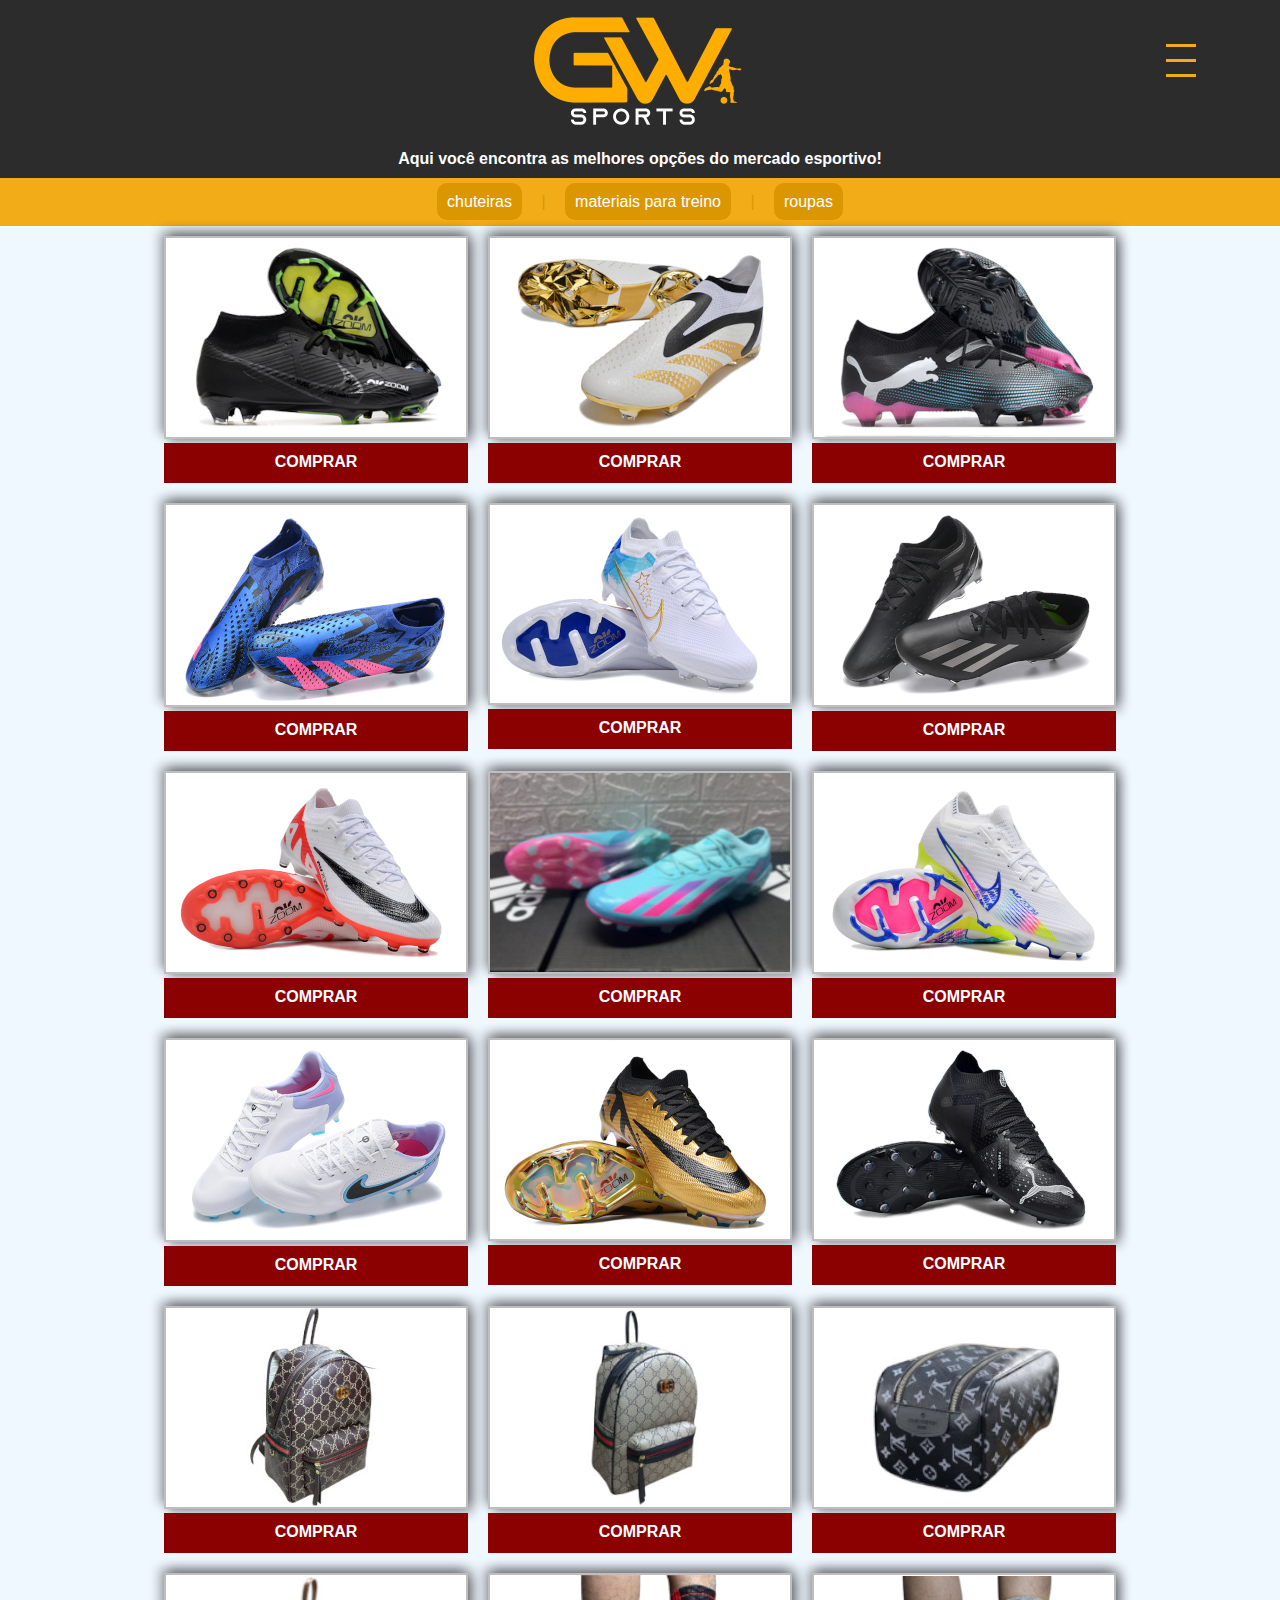
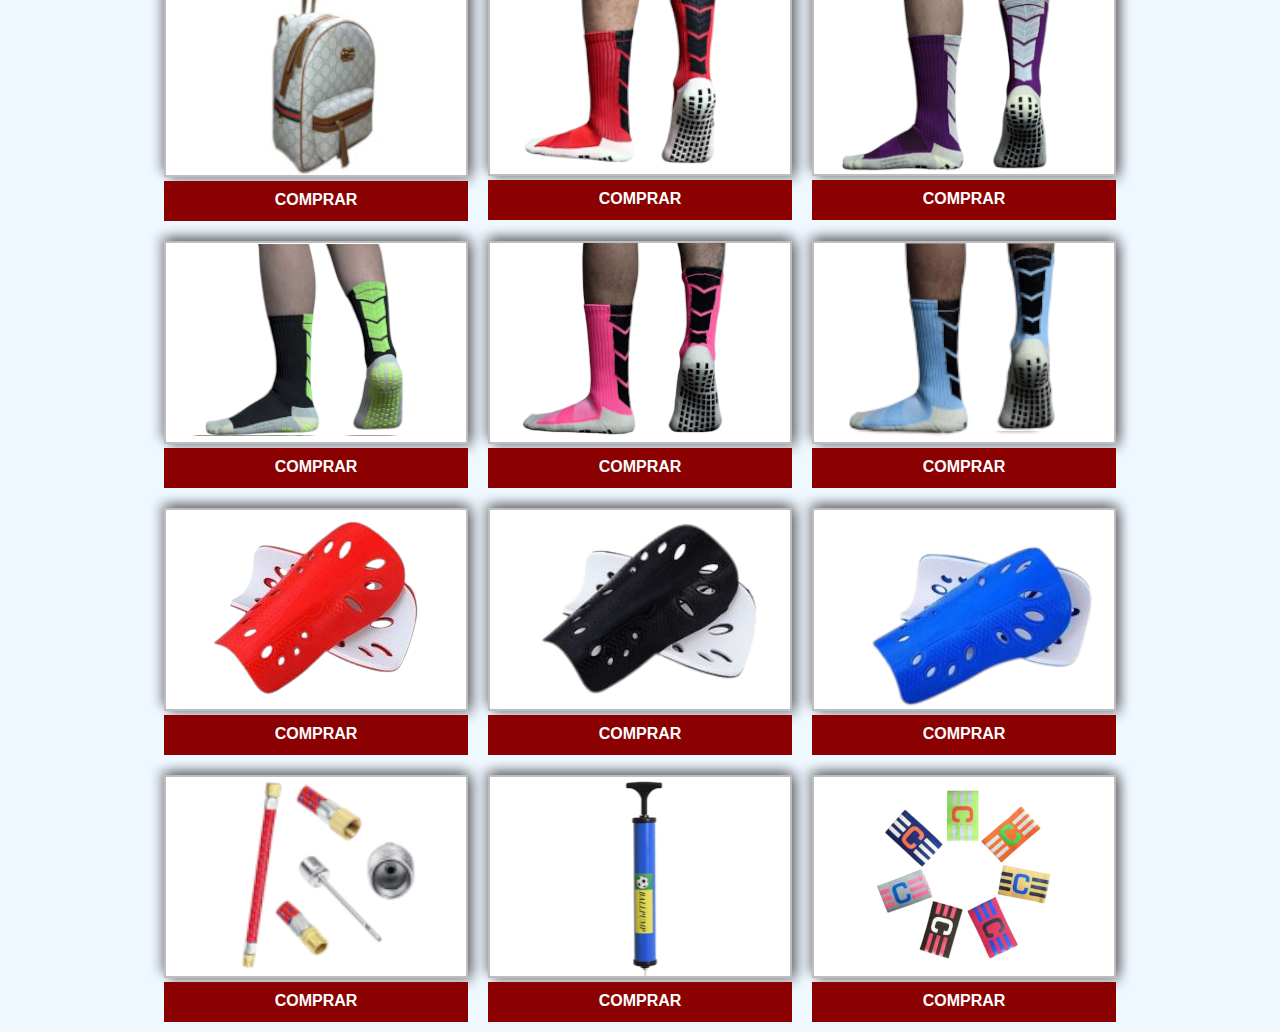
<file: index.html>
<!DOCTYPE html>
<html lang="pt-br">
<head>
    <meta charset="UTF-8">
    <meta name="viewport" content="width=device-width, initial-scale=1.0">
    <title>Gw sports</title>
    <link rel="stylesheet" href="style.css">
    <link rel="stylesheet" href="menu.css">
    <link rel="shortcut icon" href="imagens/SPORTS .png" type="image/x-icon">
</head>
<body>

    <header>
        <div id="gw">
            <img src="imagens/SPORTS .png" alt="logo gw">
        </div>
        <div>
            <p>Aqui você encontra as melhores opções do mercado esportivo!</p>
        </div>
    </header>

    <nav>
        <div class="menu-toggle">
            <div class="bar"></div>
            <div class="bar"></div>
            <div class="bar"></div>
        </div>

        <div class="menu">
            <ul>
                <li><a href="index.html">PAGINA INICIAL</a></li>
                <li><a href="pagina-contato/contato.html">CONTATO</a></li>
                <li><a href="pagina-saude/saude.html">SAÚDE</a></li>
                <li><a href="#">SOBRE</a></li>
            </ul>
        </div>
    </nav>

    <script src="script.js"></script>

    <div id="menu2">
        <a href="chuteiras/chuteiras.html">chuteiras</a>
        <p>|</p>
        <a href="">materiais para treino</a>
        <p>|</p>
        <a href="">roupas</a>
    </div>

    <main>
        <section>   
            <div>
                <figure>
                    <picture>
                        <source media="(max-width:500px)" srcset="imagens/chuteiras/1pp.jpg" type="image/jpeg">
                        <source media="(max-width:630px)" srcset="imagens/chuteiras/1pp.jpg" type="image/jpeg">
                        <source media="(max-width:780px)" srcset="imagens/chuteiras/1p.jpg" type="image/jpeg">
                        <source media="(max-width:1077px )" srcset="imagens/chuteiras/1m.jpg" type="image/jpg">
                        <img src="imagens/chuteiras/1g.jpg" alt="">
                    </picture>
                    <figcaption><a href="https://contate.me/gw-sports" target="_blank">COMPRAR</a></figcaption>
                </figure>
            </div> 
            <div>
                <figure>
                    <picture>
                        <source media="(max-width:500px)" srcset="imagens/chuteiras/2pp.jpg" type="image/jpg">
                        <source media="(max-width:630px)" srcset="imagens/chuteiras/2pp.jpg" type="image/jpg">
                        <source media="(max-width:780px)" srcset="imagens/chuteiras/2p.jpg" type="image/jpg">
                        <source media="(max-width:1077px )" srcset="imagens/chuteiras/2m.jpg" type="image/jpg">
                        <img src="imagens/chuteiras/2g.jpg" alt="">
                    </picture>
                    <figcaption><a href="https://contate.me/gw-sports" target="_blank">COMPRAR</a></figcaption>
                </figure>
            </div>
            <div>
                <figure>
                    <picture>
                        <source media="(max-width:500px)" srcset="imagens/chuteiras/3pp.jpg" type="image/jpg">
                        <source media="(max-width:630px)" srcset="imagens/chuteiras/3pp.jpg" type="image/jpg">
                        <source media="(max-width:780px)" srcset="imagens/chuteiras/3p.jpg" type="image/jpg">
                        <source media="(max-width:1077px )" srcset="imagens/chuteiras/3m.jpg" type="image/jpg">
                        <img src="imagens/chuteiras/3g.jpg" alt="">
                    </picture>
                    <figcaption><a href="https://contate.me/gw-sports" target="_blank">COMPRAR</a></figcaption>
                </figure>    
            </div>
        </section>

        <section>   
            <div>
                <figure>
                    <picture>
                        <source media="(max-width:500px)" srcset="imagens/chuteiras/4pp.jpeg" type="image/jpeg">
                        <source media="(max-width:630px)" srcset="imagens/chuteiras/4pp.jpeg" type="image/jpeg">
                        <source media="(max-width:780px)" srcset="imagens/chuteiras/4p.jpeg" type="image/jpeg">
                        <source media="(max-width:1077px )" srcset="imagens/chuteiras/4m.jpeg" type="image/jpeg">
                        <img src="imagens/chuteiras/4g.jpeg" alt="">
                    </picture>
                    <figcaption><a href="https://contate.me/gw-sports" target="_blank">COMPRAR</a></figcaption>
                </figure>
            </div> 
            <div>
                <figure>
                    <picture>
                        <source media="(max-width:500px)" srcset="imagens/chuteiras/5pp.png" type="image/png">
                        <source media="(max-width:630px)" srcset="imagens/chuteiras/5pp.png" type="image/png">
                        <source media="(max-width:780px)" srcset="imagens/chuteiras/5p.png" type="image/png">
                        <source media="(max-width:1077px )" srcset="imagens/chuteiras/5m.png" type="image/png">
                        <img src="imagens/chuteiras/5g.png" alt="">
                    </picture>
                    <figcaption><a href="https://contate.me/gw-sports" target="_blank">COMPRAR</a></figcaption>
                </figure>
            </div>
            <div>
                <figure>                        
                    <picture>
                        <source media="(max-width:500px)" srcset="imagens/chuteiras/6pp.jpeg" type="image/jpeg">
                        <source media="(max-width:630px)" srcset="imagens/chuteiras/6pp.jpeg" type="image/jpeg">
                        <source media="(max-width:780px)" srcset="imagens/chuteiras/6p.jpeg" type="image/jpeg">
                        <source media="(max-width:1077px )" srcset="imagens/chuteiras/6m.jpeg" type="image/jpeg">
                        <img src="imagens/chuteiras/6g.jpeg" alt="">
                    </picture>
                    <figcaption><a href="https://contate.me/gw-sports" target="_blank">COMPRAR</a></figcaption>
                </figure>    
            </div>
        </section>

        <section>   
            <div>
                <figure>
                    <picture>
                        <source media="(max-width:500px)" srcset="imagens/chuteiras/7pp.jpeg" type="image/jpeg">
                        <source media="(max-width:630px)" srcset="imagens/chuteiras/7pp.jpeg" type="image/jpeg">
                        <source media="(max-width:780px)" srcset="imagens/chuteiras/7p.jpeg" type="image/jpeg">
                        <source media="(max-width:1077px )" srcset="imagens/chuteiras/7m.jpeg" type="image/jpg">
                        <img src="imagens/chuteiras/7g.jpeg" alt="">
                    </picture>
                    <figcaption><a href="https://contate.me/gw-sports" target="_blank">COMPRAR</a></figcaption>
                </figure>
            </div> 
            <div>
                <figure>
                    <picture>
                        <source media="(max-width:500px)" srcset="imagens/chuteiras/8pp.jpg" type="image/jpg">
                        <source media="(max-width:630px)" srcset="imagens/chuteiras/8pp.jpg" type="image/jpg">
                        <source media="(max-width:780px)" srcset="imagens/chuteiras/8p.jpg" type="image/jpg">
                        <source media="(max-width:1077px )" srcset="imagens/chuteiras/8m.jpg" type="image/jpg">
                        <img src="imagens/chuteiras/8g.jpg" alt="">
                    </picture>
                    <figcaption><a href="https://contate.me/gw-sports" target="_blank">COMPRAR</a></figcaption>
                </figure>
            </div>
            <div>
                <figure>
                    <picture>
                        <source media="(max-width:500px)" srcset="imagens/chuteiras/9pp.jpeg" type="image/jpeg">
                        <source media="(max-width:630px)" srcset="imagens/chuteiras/9pp.jpeg" type="image/jpeg">
                        <source media="(max-width:780px)" srcset="imagens/chuteiras/9p.jpeg" type="image/jpeg">
                        <source media="(max-width:1077px )" srcset="imagens/chuteiras/9m.jpeg" type="image/jpg">
                        <img src="imagens/chuteiras/9g.jpeg" alt="">
                    </picture>
                    <figcaption><a href="https://contate.me/gw-sports" target="_blank">COMPRAR</a></figcaption>
                </figure>    
            </div>
        </section>

        <section>   
            <div>
                <figure>
                    <picture>
                        <source media="(max-width:500px)" srcset="imagens/chuteiras/10pp.jpeg" type="image/jpeg">
                        <source media="(max-width:630px)" srcset="imagens/chuteiras/10pp.jpeg" type="image/jpeg">
                        <source media="(max-width:780px)" srcset="imagens/chuteiras/10p.jpeg" type="image/jpeg">
                        <source media="(max-width:1077px )" srcset="imagens/chuteiras/10m.jpeg" type="image/jpeg">
                        <img src="imagens/chuteiras/10g.jpeg" alt="">
                    </picture>
                    <figcaption><a href="https://contate.me/gw-sports" target="_blank">COMPRAR</a></figcaption>
                </figure>
            </div> 
            <div>
                <figure>
                    <picture>
                        <source media="(max-width:500px)" srcset="imagens/chuteiras/11pp.jpeg" type="image/jpeg">
                        <source media="(max-width:630px)" srcset="imagens/chuteiras/11pp.jpeg" type="image/jpeg">
                        <source media="(max-width:780px)" srcset="imagens/chuteiras/11p.jpeg" type="image/jpeg">
                        <source media="(max-width:1077px )" srcset="imagens/chuteiras/11m.jpeg" type="image/jpeg">
                        <img src="imagens/chuteiras/11g.jpeg" alt="">
                    </picture>
                    <figcaption><a href="https://contate.me/gw-sports" target="_blank">COMPRAR</a></figcaption>
                </figure>
            </div>
            <div>
                <figure>
                    <picture>
                        <source media="(max-width:500px)" srcset="imagens/chuteiras/12pp.jpg" type="image/jpg">
                        <source media="(max-width:630px)" srcset="imagens/chuteiras/12pp.jpg" type="image/jpg">
                        <source media="(max-width:780px)" srcset="imagens/chuteiras/12p.jpg" type="image/jpg">
                        <source media="(max-width:1077px )" srcset="imagens/chuteiras/12m.jpg" type="image/jpg">
                        <img src="imagens/chuteiras/12g.jpg" alt="">
                    </picture>
                    <figcaption><a href="https://contate.me/gw-sports" target="_blank">COMPRAR</a></figcaption>
                </figure>    
            </div>
        </section>

        <section>   
            <div>
                <figure>
                    <picture>
                        <source media="(max-width:500px)" srcset="imagens/mochila/mochila-1pp.jpg" type="image/jpg">
                        <source media="(max-width:630px)" srcset="imagens/mochila/mochila-1pp.jpg" type="image/jpg">
                        <source media="(max-width:780px)" srcset="imagens/mochila/mochila-1p.jpg" type="image/jpg">
                        <source media="(max-width:1077px )" srcset="imagens/mochila/mochila-1m.jpg" type="image/jpeg">
                        <img src="imagens/mochila/mochila-1g.jpg" alt="">
                    </picture>
                    <figcaption><a href="https://contate.me/gw-sports" target="_blank">COMPRAR</a></figcaption>
                </figure>
            </div> 
            <div>
                <figure>
                    <picture>
                        <source media="(max-width:630px)" srcset="imagens/mochila/mochila-2pp.jpg" type="image/jpg">
                        <source media="(max-width:780px)" srcset="imagens/mochila/mochila-2p.jpg" type="image/jpg">
                        <source media="(max-width:1077px )" srcset="imagens/mochila/mochila-2m.jpg" type="image/jpeg">
                        <img src="imagens/mochila/mochila-2g.jpg" alt="">
                    </picture>
                    <figcaption><a href="https://contate.me/gw-sports" target="_blank">COMPRAR</a></figcaption>
                </figure>
            </div>
            <div>
                <figure>
                    <picture>
                        <source media="(max-width:630px)" srcset="imagens/mochila/mochila-3pp.jpg" type="image/jpg">
                        <source media="(max-width:780px)" srcset="imagens/mochila/mochila-3p.jpg" type="image/jpg">
                        <source media="(max-width:1077px )" srcset="imagens/mochila/mochila-3m.jpg" type="image/jpeg">
                        <img src="imagens/mochila/mochila-3g.jpg" alt="">
                    </picture>
                    <figcaption><a href="https://contate.me/gw-sports" target="_blank">COMPRAR</a></figcaption>
                </figure>    
            </div>
        </section>

        <section>   
            <div>
                <figure>
                    <picture>
                        <source media="(max-width:630px)" srcset="imagens/mochila/mochila-4pp.jpg" type="image/jpg">
                        <source media="(max-width:780px)" srcset="imagens/mochila/mochila-1p.jpg" type="image/jpg">
                        <source media="(max-width:1077px )" srcset="imagens/mochila/mochila-4m.jpg" type="image/jpeg">
                        <img src="imagens/mochila/mochila-4g.jpg" alt="">
                    </picture>
                    <figcaption><a href="https://contate.me/gw-sports" target="_blank">COMPRAR</a></figcaption>
                </figure>
            </div> 
            <div>
                <figure>
                    <picture>
                        <source media="(max-width:630px)" srcset="imagens/meias/meiavermelha-pp.png" type="image/jpg">
                        <source media="(max-width:780px)" srcset="imagens/meias/meiavermelha-p.png" type="image/jpg">
                        <source media="(max-width:1077px )" srcset="imagens/meias/meiavermelha-m.png" type="image/jpeg">
                        <img src="imagens/meias/meiavermelha-g.png" alt="">
                    </picture>
                    <figcaption><a href="https://contate.me/gw-sports" target="_blank">COMPRAR</a></figcaption>
                </figure>
            </div>
            <div>
                <figure>
                    <picture>
                        <source media="(max-width:630px)" srcset="imagens/meias/meiaroxa-pp.png" type="image/jpg">
                        <source media="(max-width:780px)" srcset="imagens/meias/meiaroxa-p.png" type="image/jpg">
                        <source media="(max-width:1077px )" srcset="imagens/meias/meiaroxa-m.png" type="image/jpeg">
                        <img src="imagens/meias/meiaroxa-g.png" alt="">
                    </picture>
                    <figcaption><a href="https://contate.me/gw-sports" target="_blank">COMPRAR</a></figcaption>
                </figure>    
            </div>
        </section>

        <section>   
            <div>
                <figure>
                    <picture>
                        <source media="(max-width:630px)" srcset="imagens/meias/meiaverde-pp.png" type="image/jpg">
                        <source media="(max-width:780px)" srcset="imagens/meias/meiaverde-p.png" type="image/jpg">
                        <source media="(max-width:1077px )" srcset="imagens/meias/meiaverde-m.png" type="image/jpeg">
                        <img src="imagens/meias/meiaverde-g.png" alt="">
                    </picture>
                    <figcaption><a href="https://contate.me/gw-sports" target="_blank">COMPRAR</a></figcaption>
                </figure>
            </div> 
            <div>
                <figure>
                    <picture>
                        <source media="(max-width:630px)" srcset="imagens/meias/meiarosa-pp.png" type="image/jpg">
                        <source media="(max-width:780px)" srcset="imagens/meias/meiarosa-p.png" type="image/jpg">
                        <source media="(max-width:1077px )" srcset="imagens/meias/meiarosa-m.png" type="image/jpeg">
                        <img src="imagens/meias/meiarosa-g.png" alt="">
                    </picture>
                    <figcaption><a href="https://contate.me/gw-sports" target="_blank">COMPRAR</a></figcaption>
                </figure>
            </div>
            <div>
                <figure>
                    <picture>
                        <source media="(max-width:630px)" srcset="imagens/meias/meiaazul-pp.png" type="image/jpg">
                        <source media="(max-width:780px)" srcset="imagens/meias/meiaazul-p.png" type="image/jpg">
                        <source media="(max-width:1077px )" srcset="imagens/meias/meiaazul-m.png" type="image/jpeg">
                        <img src="imagens/meias/meiaazul-g.png" alt="">
                    </picture>
                    <figcaption><a href="https://contate.me/gw-sports" target="_blank">COMPRAR</a></figcaption>
                </figure>    
            </div>
        </section>

        <section>   
            <div>
                <figure>
                    <picture>
                        <source media="(max-width:630px)" srcset="imagens/itens/caneleiravermelha-pp.png" type="image/jpg">
                        <source media="(max-width:780px)" srcset="imagens/itens/caneleiravermelha-p.png" type="image/jpg">
                        <source media="(max-width:1077px )" srcset="imagens/itens/caneleiravermelha-m.png" type="image/jpeg">
                        <img src="imagens/itens/caneleiravermelha-g.png" alt="">
                    </picture>
                    <figcaption><a href="https://contate.me/gw-sports" target="_blank">COMPRAR</a></figcaption>
                </figure>
            </div> 
            <div>
                <figure>
                    <picture>
                        <source media="(max-width:630px)" srcset="imagens/itens/caneleirapreta-pp.png" type="image/jpg">
                        <source media="(max-width:780px)" srcset="imagens/itens/caneleirapreta-p.png" type="image/jpg">
                        <source media="(max-width:1077px )" srcset="imagens/itens/caneleirapreta-m.png" type="image/jpeg">
                        <img src="imagens/itens/caneleirapreta-g.png" alt="">
                    </picture>
                    <figcaption><a href="https://contate.me/gw-sports" target="_blank">COMPRAR</a></figcaption>
                </figure>
            </div>
            <div>
                <figure>
                    <picture>
                        <source media="(max-width:630px)" srcset="imagens/itens/caneleiraazul-pp.png" type="image/jpg">
                        <source media="(max-width:780px)" srcset="imagens/itens/caneleiraazul-p.png" type="image/jpg">
                        <source media="(max-width:1077px )" srcset="imagens/itens/caneleiraazul-m.png" type="image/jpeg">
                        <img src="imagens/itens/caneleiraazul-g.png" alt="">
                    </picture>
                    <figcaption><a href="https://contate.me/gw-sports" target="_blank">COMPRAR</a></figcaption>
                </figure>    
            </div>
        </section>

        <section>   
            <div>
                <figure>
                    <picture>
                        <source media="(max-width:630px)" srcset="imagens/itens/pecas-pp.png" type="image/jpg">
                        <source media="(max-width:780px)" srcset="imagens/itens/pecas-p.png" type="image/jpg">
                        <source media="(max-width:1077px )" srcset="imagens/itens/pecas-m.png" type="image/jpeg">
                        <img src="imagens/itens/pecas-g.png" alt="">
                    </picture>
                    <figcaption><a href="https://contate.me/gw-sports" target="_blank">COMPRAR</a></figcaption>
                </figure>
            </div> 
            <div>
                <figure>
                    <picture>
                        <source media="(max-width:630px)" srcset="imagens/itens/bomba-pp.png" type="image/jpg">
                        <source media="(max-width:780px)" srcset="imagens/itens/bomba-p.png" type="image/jpg">
                        <source media="(max-width:1077px )" srcset="imagens/itens/bomba-m.png" type="image/jpeg">
                        <img src="imagens/itens/bomba-g.png" alt="">
                    </picture>
                    <figcaption><a href="https://contate.me/gw-sports" target="_blank">COMPRAR</a></figcaption>
                </figure>
            </div>
            <div>
                <figure>
                    <picture>
                        <source media="(max-width:630px)" srcset="imagens/itens/faixacap-pp.png" type="image/jpg">
                        <source media="(max-width:780px)" srcset="imagens/itens/faixacap-p.png" type="image/jpg">
                        <source media="(max-width:1077px )" srcset="imagens/itens/faixacap-m.png" type="image/jpeg">
                        <img src="imagens/itens/faixacap-g.png" alt="">
                    </picture>
                    <figcaption><a href="https://contate.me/gw-sports" target="_blank">COMPRAR</a></figcaption>
                </figure>    
            </div>
        </section>
        <script>
            window.alert('ESTE SITE AINDA ESTA EM DESENVOLVIMENTO, EM BREVE TEREMOS A VERSÃO FINAL')
        </script>
</body>
</html>
</file>
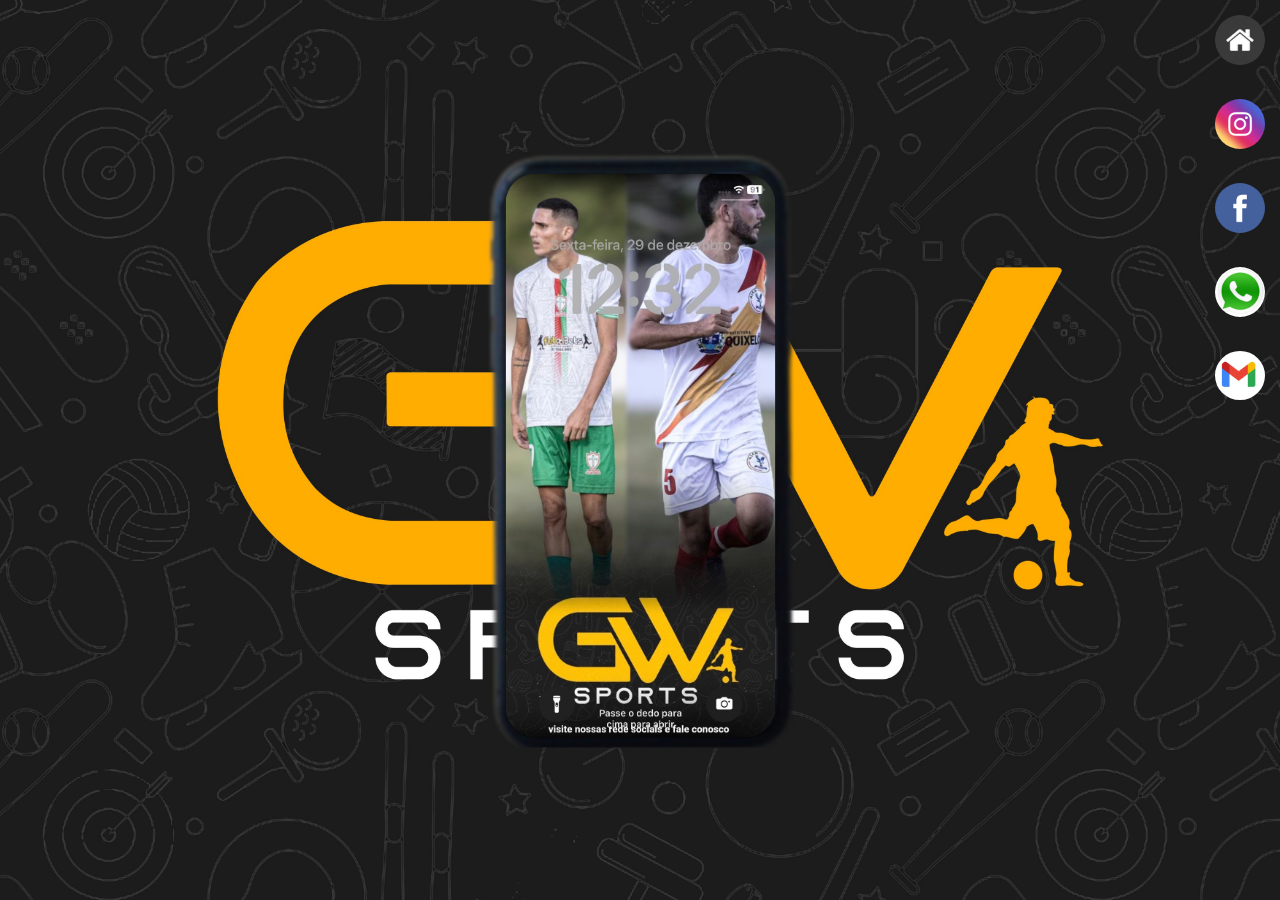
<file: pagina-contato/index.html>
<!DOCTYPE html>
<html lang="pt-br">
<head>
    <meta charset="UTF-8">
    <meta name="viewport" content="width=device-width, initial-scale=1.0">
    <title>Gw sports</title>
    <link rel="stylesheet" href="estilos/principal.css">
    <link rel="shortcut icon" href="imagens/SPORTS .png" type="image/x-icon">
</head>
<body>
    <main>
        <section id="celular">

            <iframe src="home.html" name="tela" id="tela"></iframe>

        </section>

        <section id="logos">
            <a href="home.html" target="tela">
                <img src="imagens/logo-home.jpg" alt="home">
            </a><br>

            <a href="instagram.html" target="tela">
                <img src="imagens/logo-instagram.jpg" alt="logo instagram">
            </a><br>

            <a href="facebook.html" target="tela">
                <img src="imagens/logo-facebook.jpg" alt="logo facebook">
            </a><br>
            <a href="whatsapp.html" target="tela">
                <img src="imagens/whatsApplogo.jpg" alt="logo whatsApp">
            </a><br>
            <a href="gmail.html" target="tela">
                <img src="imagens/gmaillogo.jpg" alt="logo Gmail">
            </a><br>
        </section>
    </main>
</body>
</html>
</file>
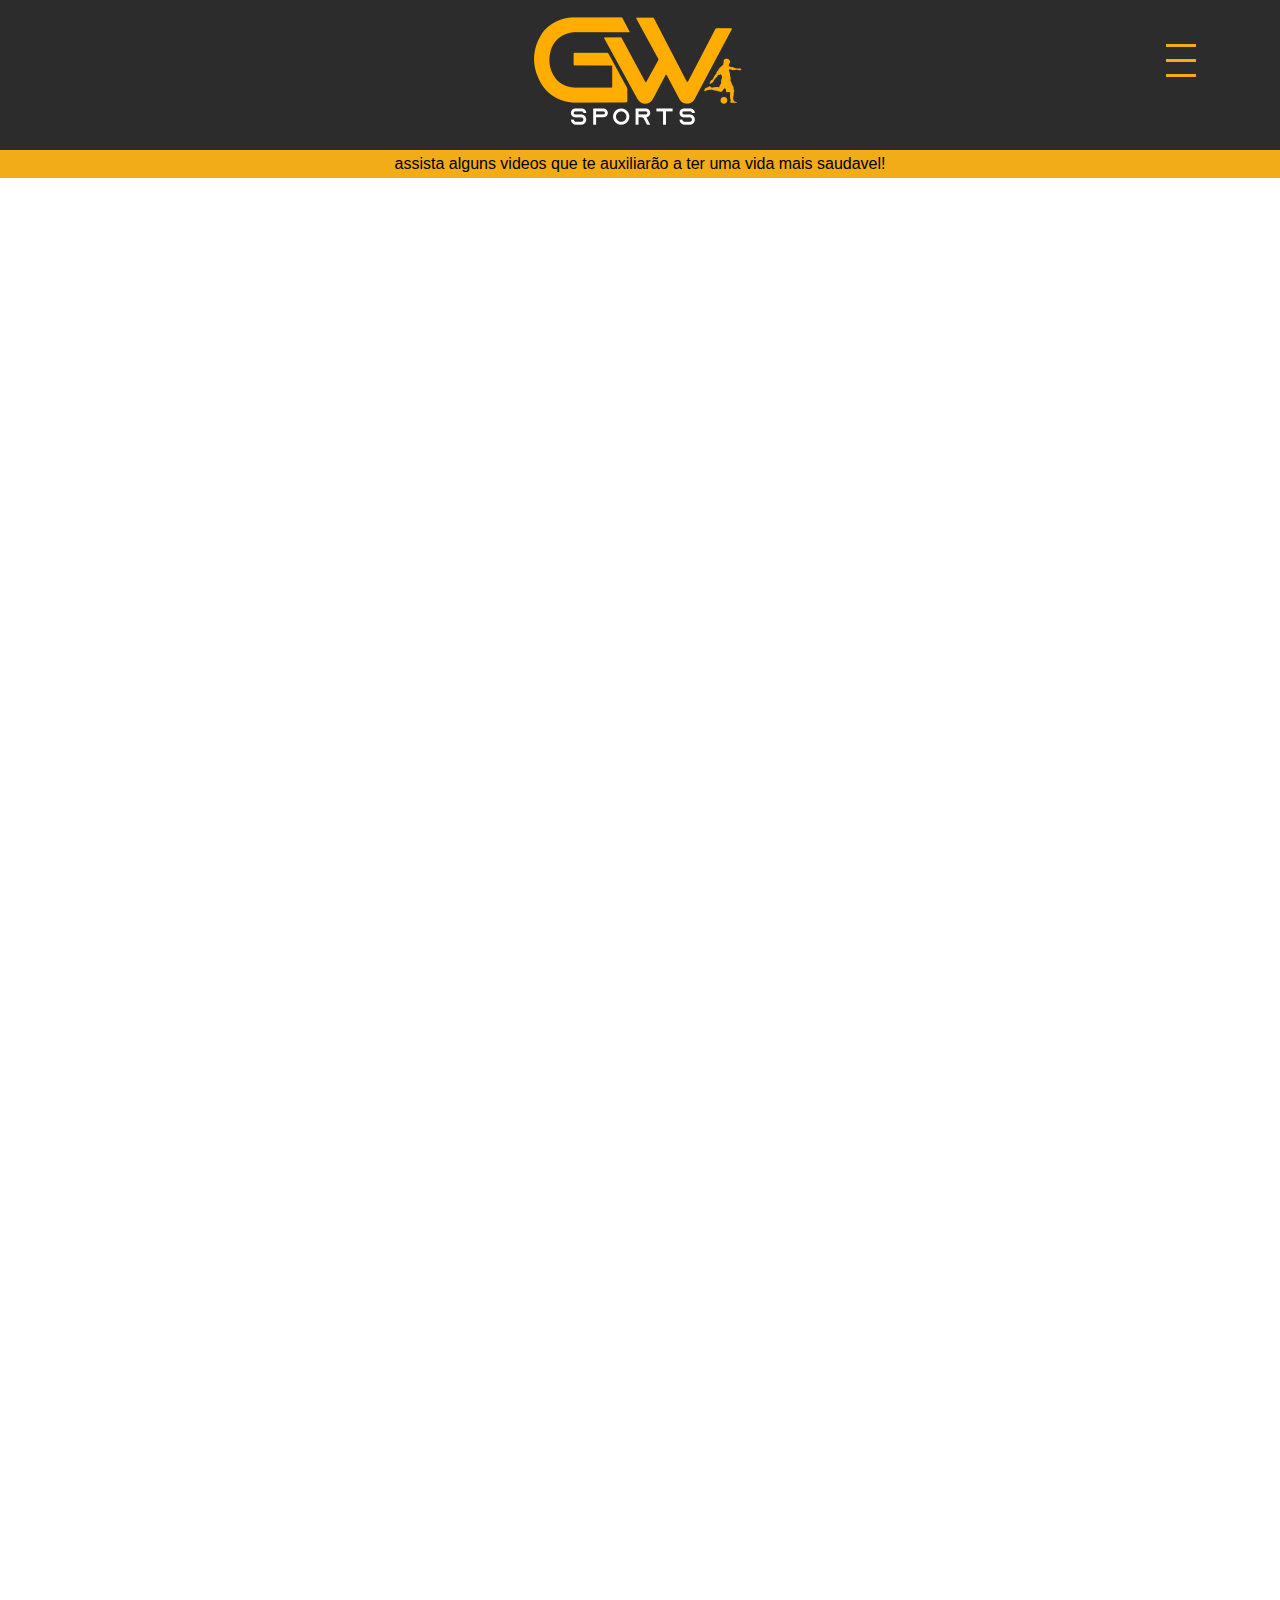
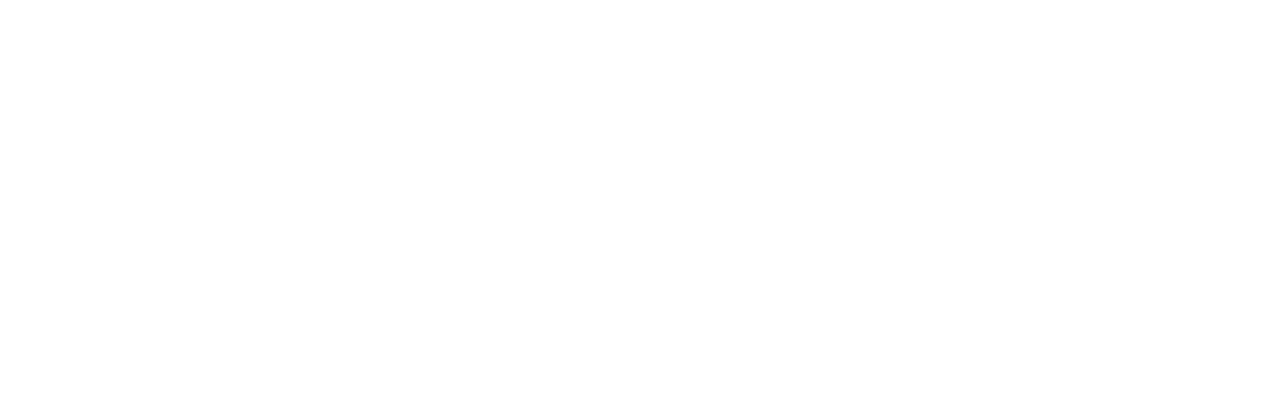
<file: pagina-saude/index.html>
<!DOCTYPE html>
<html lang="pt-br">
<head>
    <meta charset="UTF-8">
    <meta name="viewport" content="width=device-width, initial-scale=1.0">
    <title>Gw sports</title>
    <link rel="stylesheet" href="style.css">
    <link rel="stylesheet" href="menu.css">
    <link rel="shortcut icon" href="imagens/SPORTS .png" type="image/x-icon">
</head>
<body>

    <header>
        <div id="gw">
            <img src="imagens/SPORTS .png" alt="logo gw">
        </div>
        <div>
        </div>
    </header>

    <nav>
        <div class="menu-toggle">
            <div class="bar"></div>
            <div class="bar"></div>
            <div class="bar"></div>
        </div>

        <div class="menu">
            <ul>
                <li><a href="index.html">PAGINA INICIAL</a></li>
                <li><a href="pagina-contato/contato.html">CONTATO</a></li>
                <li><a href="">SAÚDE</a></li>
                <li><a href="#">SOBRE</a></li>
            </ul>
        </div>
    </nav>

    <script src="script.js"></script>

    <div id="menu2">
        <p>assista alguns videos que te auxiliarão a ter uma vida mais saudavel! </p>
    </div>

    <main>
        <div class="video">
            <iframe width="560" height="315" src="https://www.youtube.com/embed/ZInVpEC5gXQ?si=bL9PmB77TQB3Aq2J" title="YouTube video player" frameborder="0" allow="accelerometer; autoplay; clipboard-write; encrypted-media; gyroscope; picture-in-picture; web-share" allowfullscreen></iframe>
        </div>
        <div class="video">
            <iframe width="560" height="315" src="https://www.youtube.com/embed/ZInVpEC5gXQ?si=bL9PmB77TQB3Aq2J" title="YouTube video player" frameborder="0" allow="accelerometer; autoplay; clipboard-write; encrypted-media; gyroscope; picture-in-picture; web-share" allowfullscreen></iframe>
        </div>
        <div class="video">
            <iframe width="560" height="315" src="https://www.youtube.com/embed/ZInVpEC5gXQ?si=bL9PmB77TQB3Aq2J" title="YouTube video player" frameborder="0" allow="accelerometer; autoplay; clipboard-write; encrypted-media; gyroscope; picture-in-picture; web-share" allowfullscreen></iframe>
        </div>
        <div class="video">
            <iframe width="560" height="315" src="https://www.youtube.com/embed/ZInVpEC5gXQ?si=bL9PmB77TQB3Aq2J" title="YouTube video player" frameborder="0" allow="accelerometer; autoplay; clipboard-write; encrypted-media; gyroscope; picture-in-picture; web-share" allowfullscreen></iframe>
        </div>
    </main>
</body>
</html>
</file>
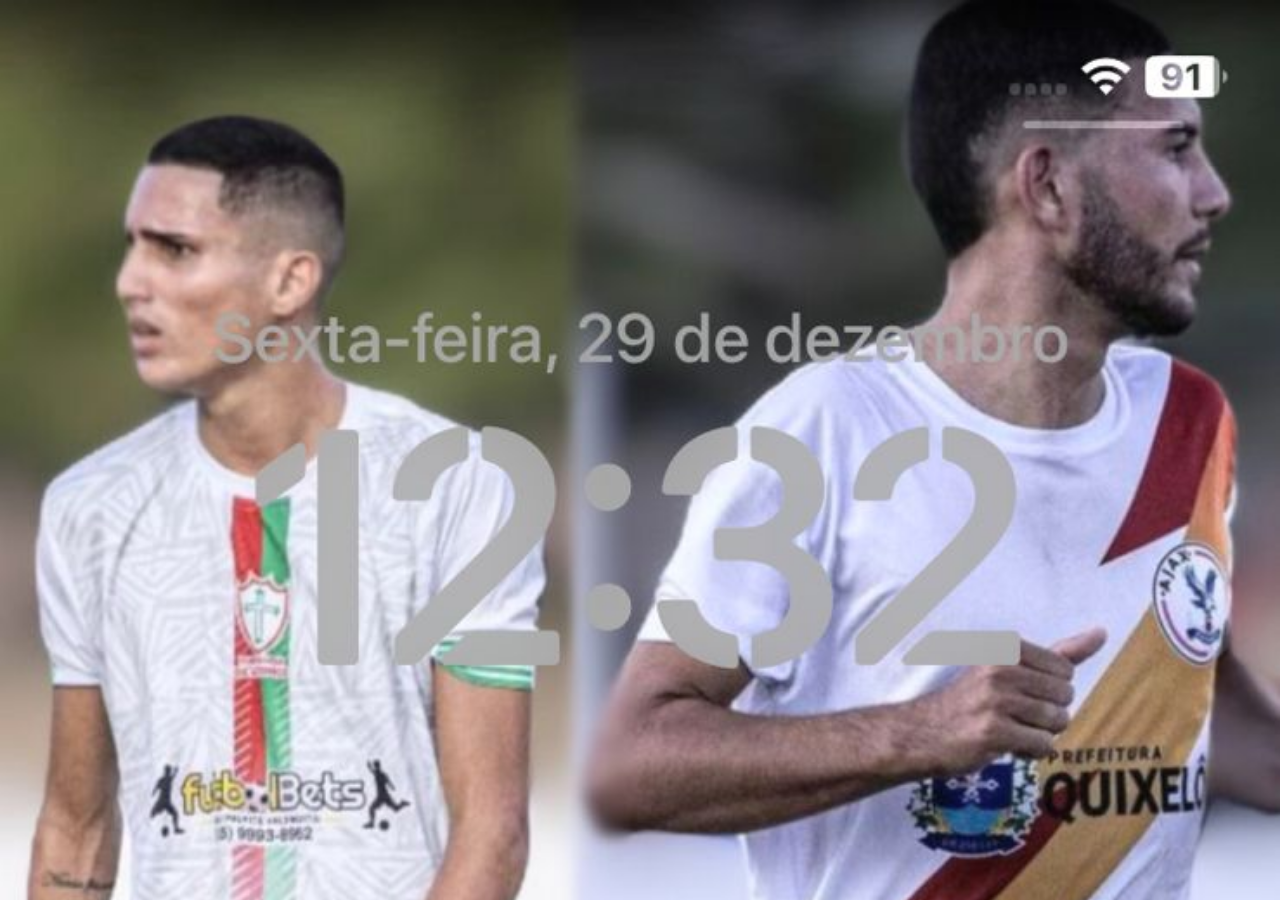
<file: home.html>
<!DOCTYPE html>
<html lang="pt-br">
<head>
    <meta charset="UTF-8">
    <meta name="viewport" content="width=device-width, initial-scale=1.0">
    <title>home</title>
</head>
<style>

    *{
        margin: 0px;
        padding: 0px ;
    }
    body{
        height: 100vh;
        width: 100vw;
        background: black url(imagens/hõme.jpeg) no-repeat top center;
        background-size: cover;
    }
</style>
<body>
</body>
</html>
</file>
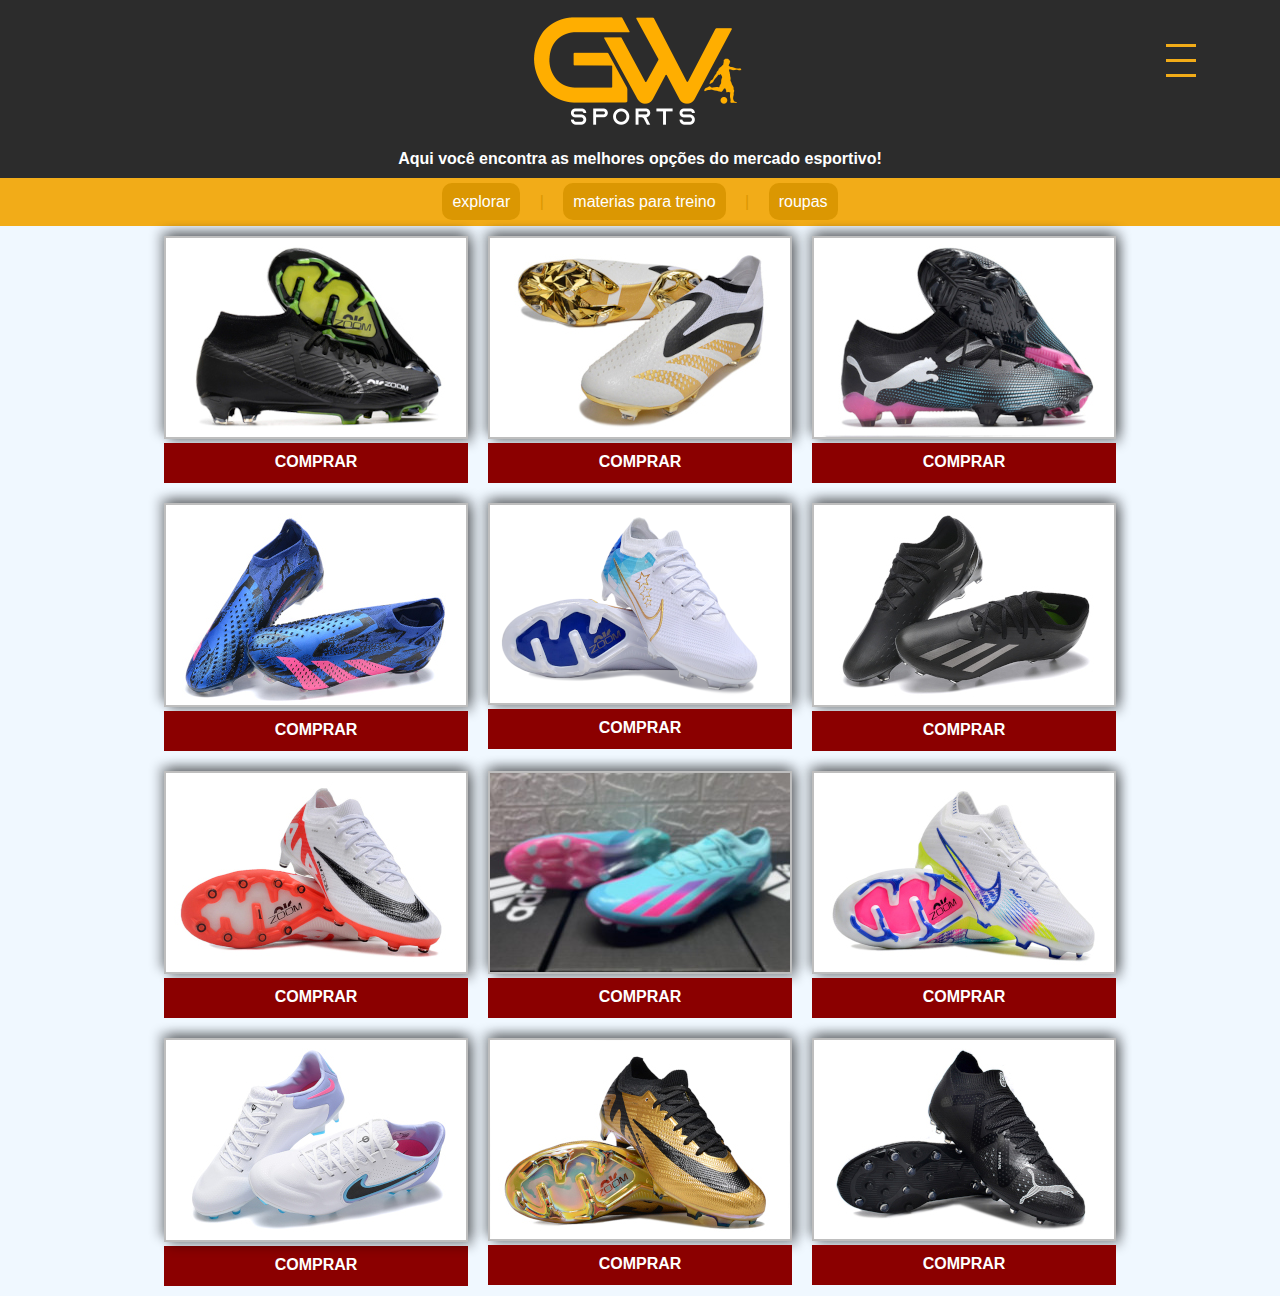
<file: chuteiras/chuteiras.html>
<!DOCTYPE html>
<html lang="pt-br">
<head>
    <meta charset="UTF-8">
    <meta name="viewport" content="width=device-width, initial-scale=1.0">
    <title>Gw sports</title>
    <link rel="stylesheet" href="style.css">
    <link rel="stylesheet" href="menu.css">
    <link rel="shortcut icon" href="SPORTS .png" type="image/x-icon">
</head>
<body>

    <header>
        <div id="gw">
            <img src="SPORTS .png" alt="logo gw">
        </div>
        <div>
            <p>Aqui você encontra as melhores opções do mercado esportivo!</p>
        </div>
    </header>

    <nav>
        <div class="menu-toggle">
            <div class="bar"></div>
            <div class="bar"></div>
            <div class="bar"></div>
        </div>

        <div class="menu">
            <ul>
                <li><a href="../index.html">PAGINA INICIAL</a></li>
                <li><a href="../pagina-contato/contato.html">CONTATO</a></li>
                <li><a href="../pagina-saude/saude.html">SAÚDE</a></li>
                <li><a href="#">SOBRE</a></li>
            </ul>
        </div>
    </nav>

    <script src="script.js"></script>

    <div id="menu2">
        <a href="../index.html">explorar</a>
        <p>|</p>
        <a href="">materias para treino</a>
        <p>|</p>
        <a href="">roupas</a>
    </div>

    <main>
        <section>   
            <div>
                <figure>
                    <picture>
                        <source media="(max-width:630px)" srcset="imagens/pp/1pp.jpg" type="image/jpeg">
                        <source media="(max-width:780px)" srcset="imagens/p/1p.jpg" type="image/jpeg">
                        <source media="(max-width:1077px )" srcset="imagens/m/1m.jpg" type="image/jpg">
                        <img src="imagens/g/1g.jpg" alt="">
                    </picture>
                <figcaption><a href="https://contate.me/gw-sports" target="_blank">COMPRAR</a></figcaption>
                </figure>
            </div> 
            <div>
                <figure>
                    <picture>
                        <source media="(max-width:630px)" srcset="imagens/pp/2pp.jpg" type="image/jpg">
                        <source media="(max-width:780px)" srcset="imagens/p/2p.jpg" type="image/jpg">
                        <source media="(max-width:1077px )" srcset="imagens/m/2m.jpg" type="image/jpg">
                        <img src="imagens/g/2g.jpg" alt="">
                    </picture>
                    <figcaption><a href="https://contate.me/gw-sports" target="_blank">COMPRAR</a></figcaption>
                </figure>
            </div>
            <div>
                <figure>
                    <picture>
                        <source media="(max-width:630px)" srcset="imagens/pp/3pp.jpg" type="image/jpg">
                        <source media="(max-width:780px)" srcset="imagens/p/3p.jpg" type="image/jpg">
                        <source media="(max-width:1077px )" srcset="imagens/m/3m.jpg" type="image/jpg">
                        <img src="imagens/g/3g.jpg" alt="">
                    </picture>
                    <figcaption><a href="https://contate.me/gw-sports" target="_blank">COMPRAR</a></figcaption>
                </figure>    
            </div>
        </section>
        <section>   
            <div>
                <figure>
                    <picture>
                        <source media="(max-width:630px)" srcset="imagens/pp/4pp.jpeg" type="image/jpeg">
                        <source media="(max-width:780px)" srcset="imagens/p/4p.jpeg" type="image/jpeg">
                        <source media="(max-width:1077px )" srcset="imagens/m/4m.jpeg" type="image/jpeg">
                        <img src="imagens/g/4g.jpeg" alt="">
                    </picture>
                    <figcaption><a href="https://contate.me/gw-sports" target="_blank">COMPRAR</a></figcaption>
                </figure>
            </div> 
            <div>
                <figure>
                    <picture>
                        <source media="(max-width:630px)" srcset="imagens/pp/5pp.png" type="image/png">
                        <source media="(max-width:780px)" srcset="imagens/p/5p.png" type="image/png">
                        <source media="(max-width:1077px )" srcset="imagens/m/5m.png" type="image/png">
                        <img src="imagens/g/5g.png" alt="">
                    </picture>
                    <figcaption><a href="https://contate.me/gw-sports" target="_blank">COMPRAR</a></figcaption>
                </figure>
            </div>
            <div>
                <figure>                        
                    <picture>
                        <source media="(max-width:630px)" srcset="imagens/pp/6pp.jpeg" type="image/jpeg">
                        <source media="(max-width:780px)" srcset="imagens/p/6p.jpeg" type="image/jpeg">
                        <source media="(max-width:1077px )" srcset="imagens/m/6m.jpeg" type="image/jpeg">
                        <img src="imagens/g/6g.jpeg" alt="">
                    </picture>
                    <figcaption><a href="https://contate.me/gw-sports" target="_blank">COMPRAR</a></figcaption>
                </figure>    
            </div>
        </section>
        <section>   
            <div>
                <figure>
                    <picture>
                        <source media="(max-width:630px)" srcset="imagens/pp/7pp.jpeg" type="image/jpeg">
                        <source media="(max-width:780px)" srcset="imagens/p/7p.jpeg" type="image/jpeg">
                        <source media="(max-width:1077px )" srcset="imagens/m/7m.jpeg" type="image/jpg">
                        <img src="imagens/g/7g.jpeg" alt="">
                    </picture>
                <figcaption><a href="https://contate.me/gw-sports" target="_blank">COMPRAR</a></figcaption>
                </figure>
            </div> 
            <div>
                <figure>
                    <picture>
                        <source media="(max-width:630px)" srcset="imagens/pp/8pp.jpg" type="image/jpg">
                        <source media="(max-width:780px)" srcset="imagens/p/8p.jpg" type="image/jpg">
                        <source media="(max-width:1077px )" srcset="imagens/m/8m.jpg" type="image/jpg">
                        <img src="imagens/g/8g.jpg" alt="">
                    </picture>
                    <figcaption><a href="https://contate.me/gw-sports" target="_blank">COMPRAR</a></figcaption>
                </figure>
            </div>
            <div>
                <figure>
                    <picture>
                        <source media="(max-width:630px)" srcset="imagens/pp/9pp.jpeg" type="image/jpeg">
                        <source media="(max-width:780px)" srcset="imagens/p/9p.jpeg" type="image/jpeg">
                        <source media="(max-width:1077px )" srcset="imagens/m/9m.jpeg" type="image/jpg">
                        <img src="imagens/g/9g.jpeg" alt="">
                    </picture>
                    <figcaption><a href="https://contate.me/gw-sports" target="_blank">COMPRAR</a></figcaption>
                </figure>    
            </div>
        </section>
        <section>   
            <div>
                <picture>
                    <source media="(max-width:630px)" srcset="imagens/pp/10pp.jpeg" type="image/jpeg">
                    <source media="(max-width:780px)" srcset="imagens/p/10p.jpeg" type="image/jpeg">
                    <source media="(max-width:1077px )" srcset="imagens/m/10m.jpeg" type="image/jpeg">
                    <img src="imagens/g/10g.jpeg" alt="">
                </picture>
                <figcaption><a href="https://contate.me/gw-sports" target="_blank">COMPRAR</a></figcaption>
                </figure>
            </div> 
            <div>
                <figure>
                    <picture>
                        <source media="(max-width:630px)" srcset="imagens/pp/11pp.jpeg" type="image/jpeg">
                        <source media="(max-width:780px)" srcset="imagens/p/11p.jpeg" type="image/jpeg">
                        <source media="(max-width:1077px )" srcset="imagens/m/11m.jpeg" type="image/jpeg">
                        <img src="imagens/g/11g.jpeg" alt="">
                    </picture>
                    <figcaption><a href="https://contate.me/gw-sports" target="_blank">COMPRAR</a></figcaption>
                </figure>
            </div>
            <div>
                <figure>
                    <picture>
                        <source media="(max-width:630px)" srcset="imagens/pp/12pp.jpg" type="image/jpg">
                        <source media="(max-width:780px)" srcset="imagens/p/12p.jpg" type="image/jpg">
                        <source media="(max-width:1077px )" srcset="imagens/m/12m.jpg" type="image/jpg">
                        <img src="imagens/g/12g.jpg" alt="">
                    </picture>
                    <figcaption><a href="https://contate.me/gw-sports" target="_blank">COMPRAR</a></figcaption>
                </figure>    
            </div>

</body>
</html>
</file>
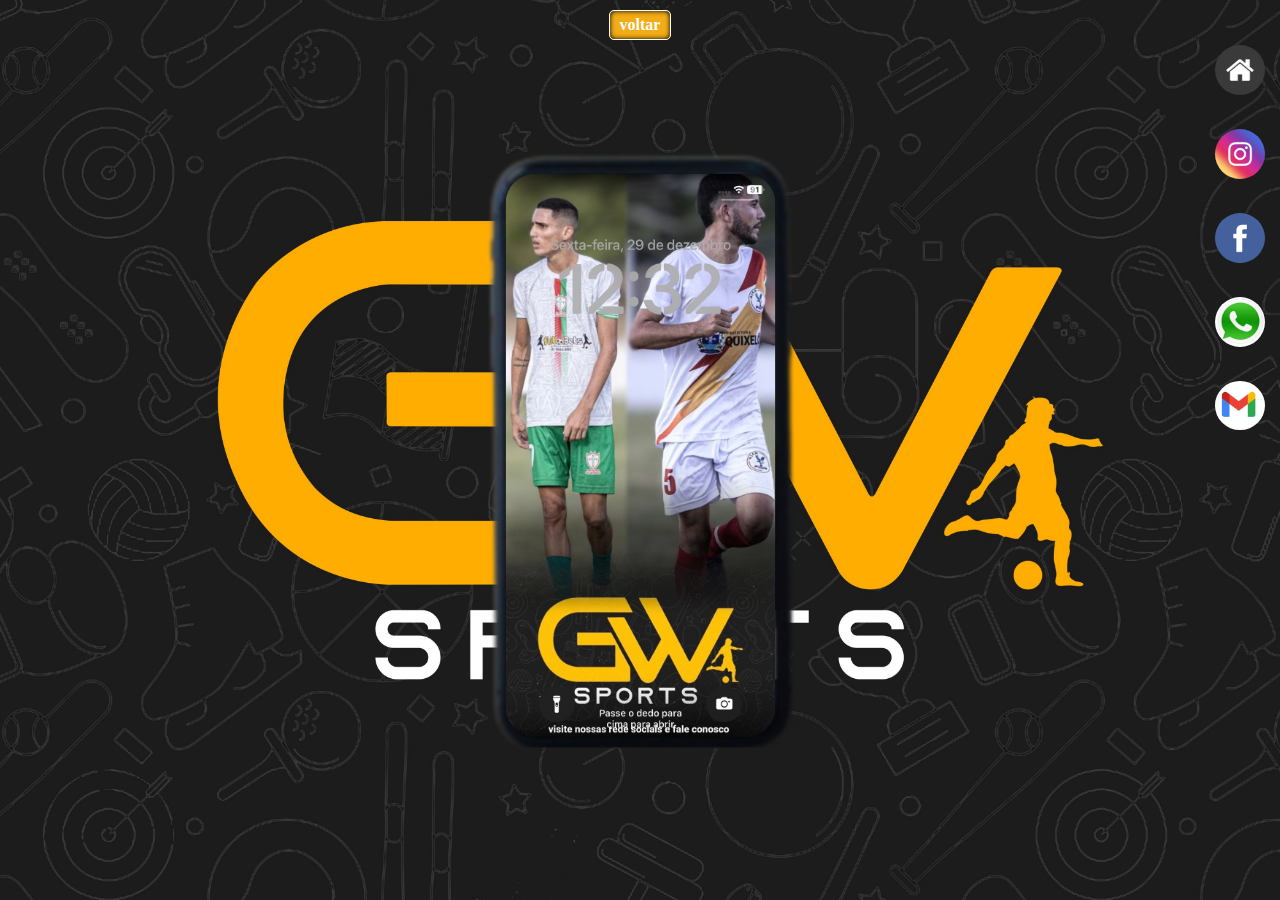
<file: pagina-contato/contato.html>
<!DOCTYPE html>
<html lang="pt-br">
<head>
    <meta charset="UTF-8">
    <meta name="viewport" content="width=device-width, initial-scale=1.0">
    <title>Gw sports</title>
    <link rel="stylesheet" href="estilos/principal.css">
    <link rel="shortcut icon" href="imagens/SPORTS .png" type="image/x-icon">
</head>
<body>
    <main>
        <section id="celular">

            <iframe src="home.html" name="tela" id="tela"></iframe>

        </section>

        <div id="voltar">
            <a href="../index.html">voltar</a> <br>
        </div>
        <section id="logos">

            <a href="home.html" target="tela">
                <img src="imagens/logo-home.jpg" alt="home">
            </a><br>

            <a href="instagram.html" target="tela">
                <img src="imagens/logo-instagram.jpg" alt="logo instagram">
            </a><br>

            <a href="facebook.html" target="tela">
                <img src="imagens/logo-facebook.jpg" alt="logo facebook">
            </a><br>
            <a href="whatsapp.html" target="tela">
                <img src="imagens/whatsApplogo.jpg" alt="logo whatsApp">
            </a><br>
            <a href="gmail.html" target="tela">
                <img src="imagens/gmaillogo.jpg" alt="logo Gmail">
            </a><br>
        </section>
    </main>
</body>
</html>
</file>
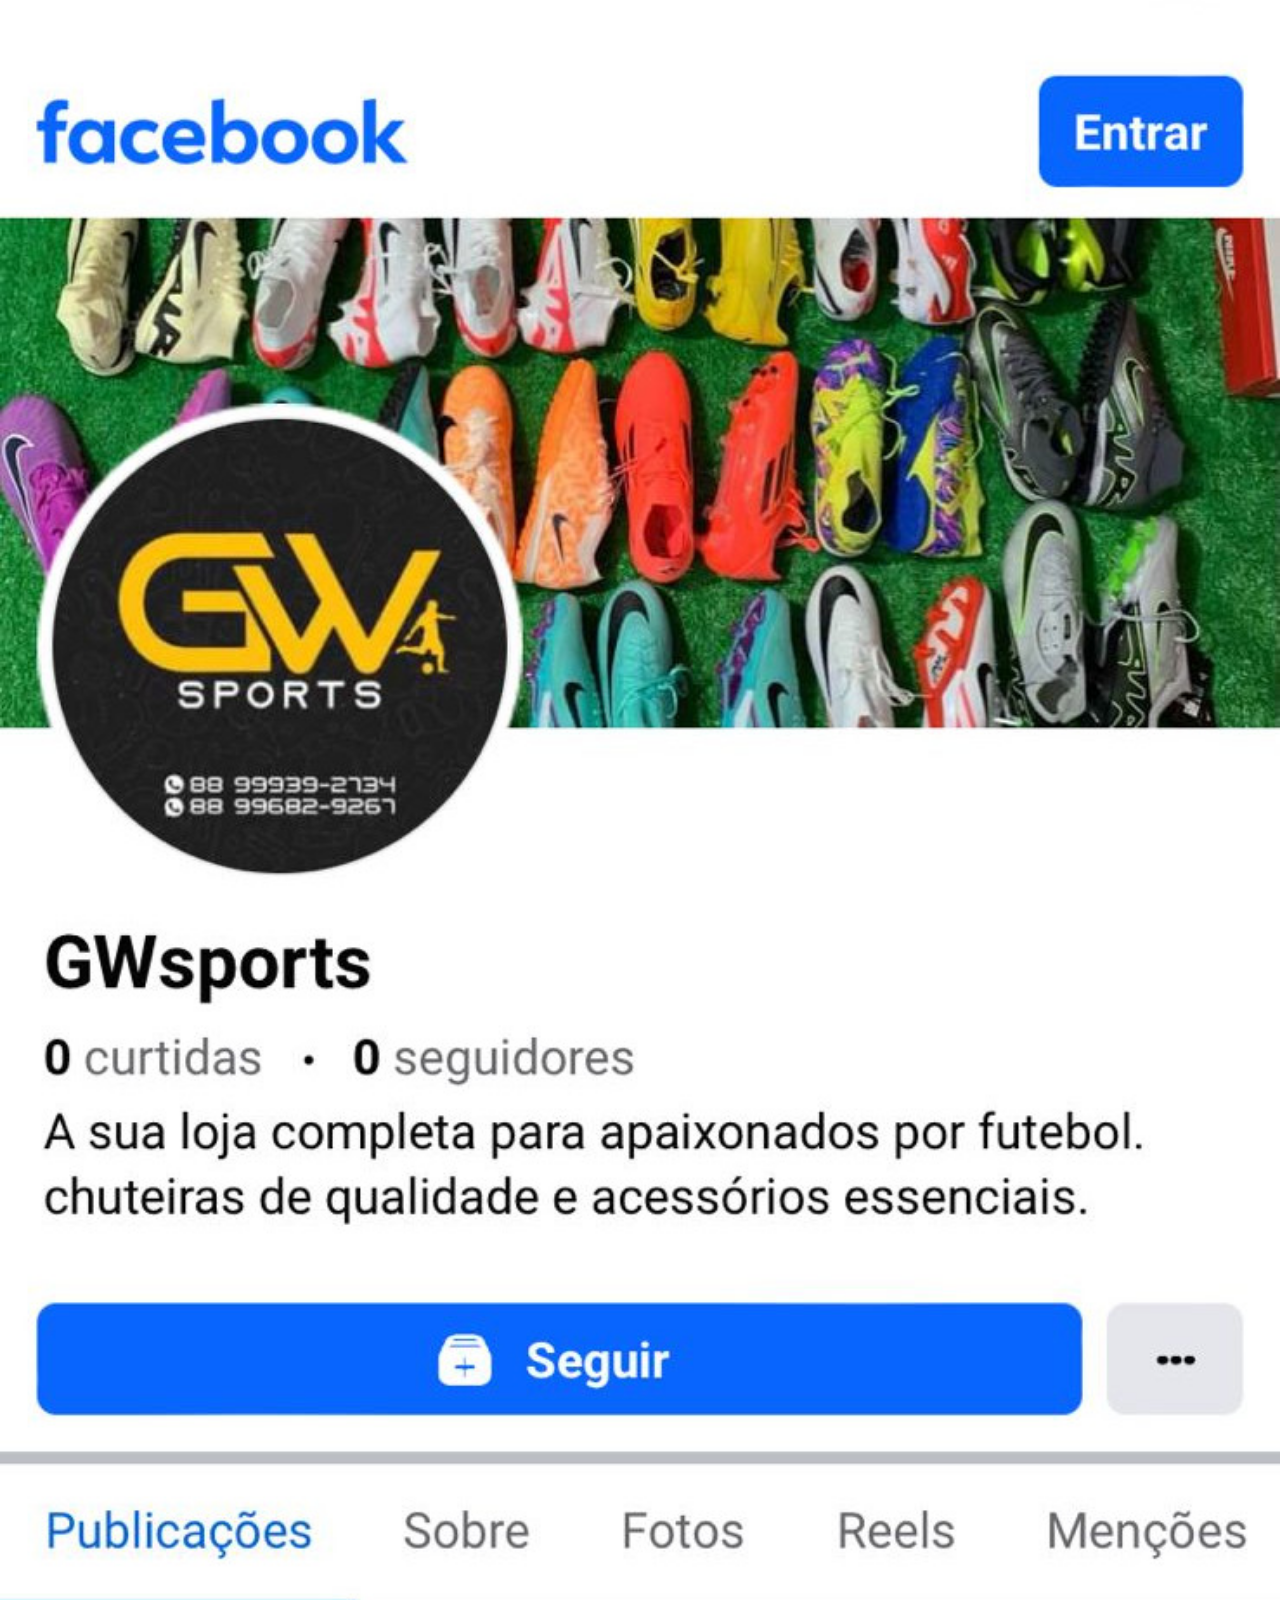
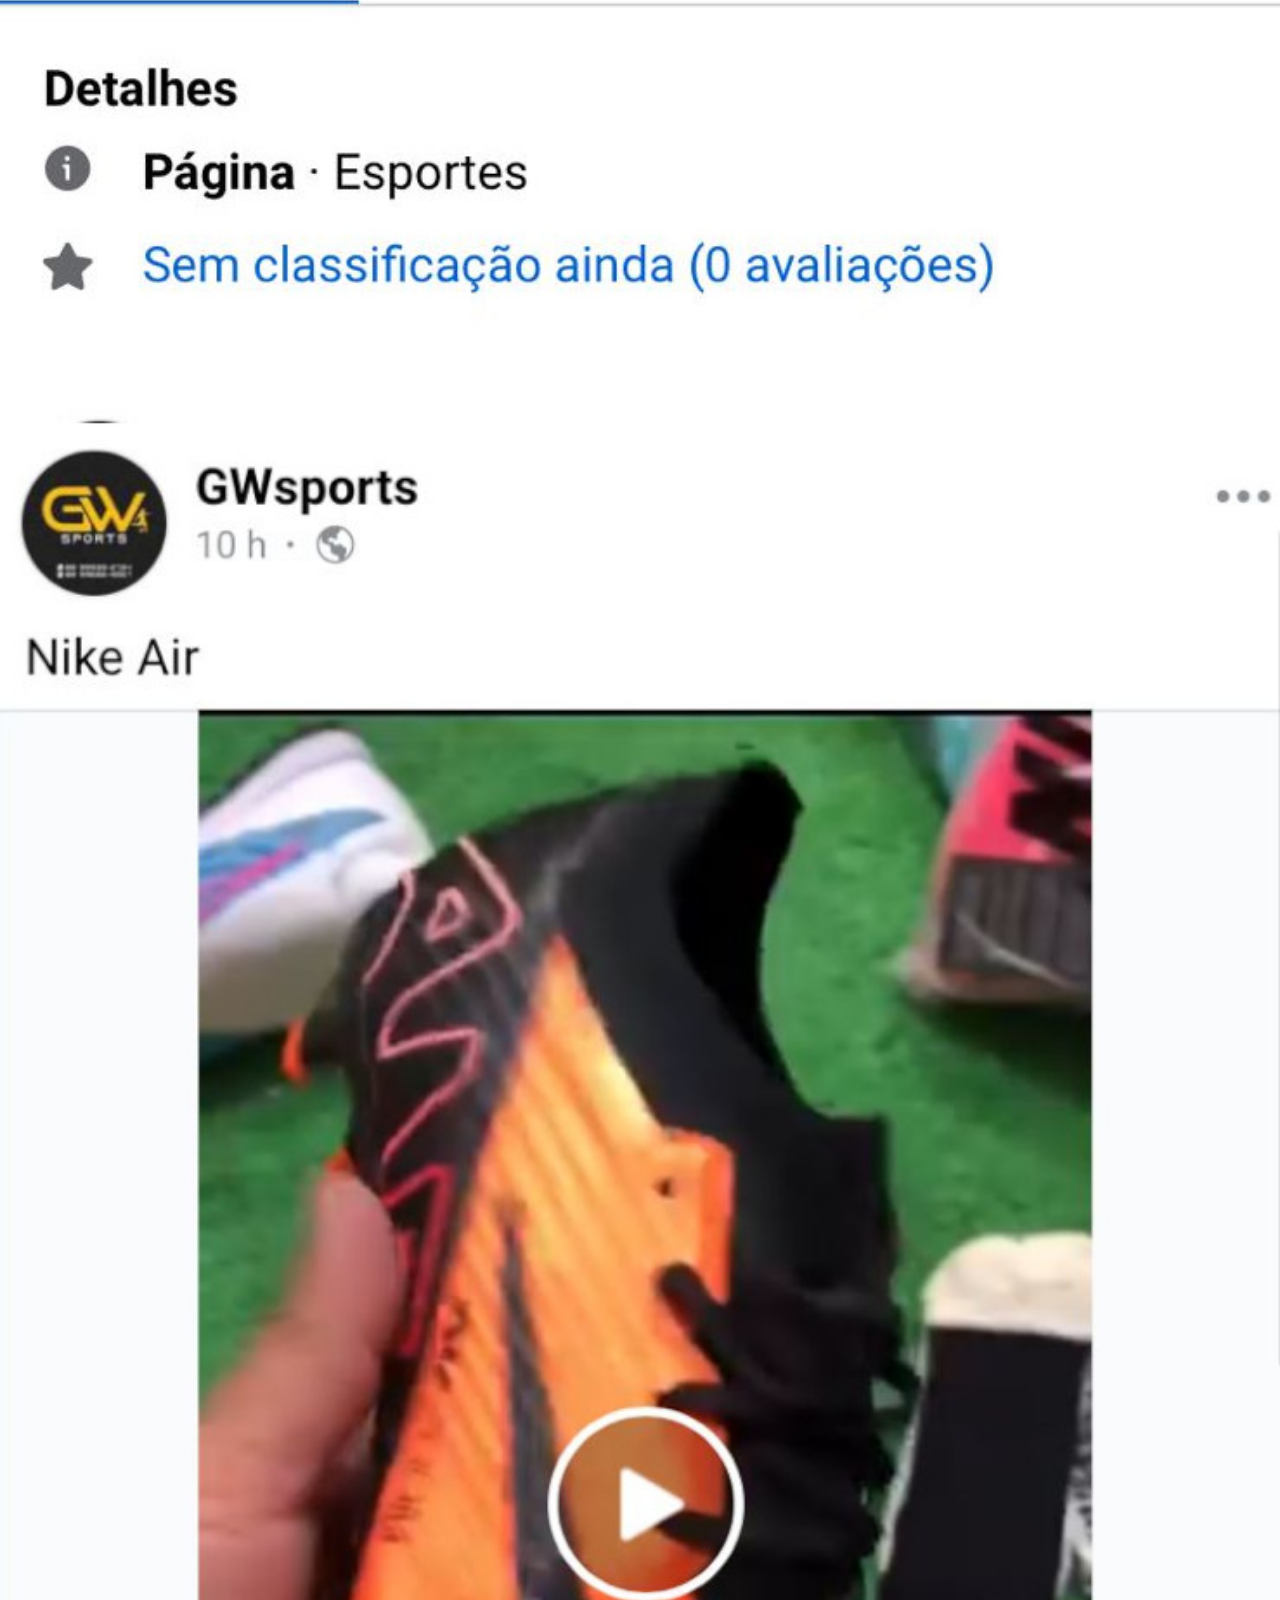
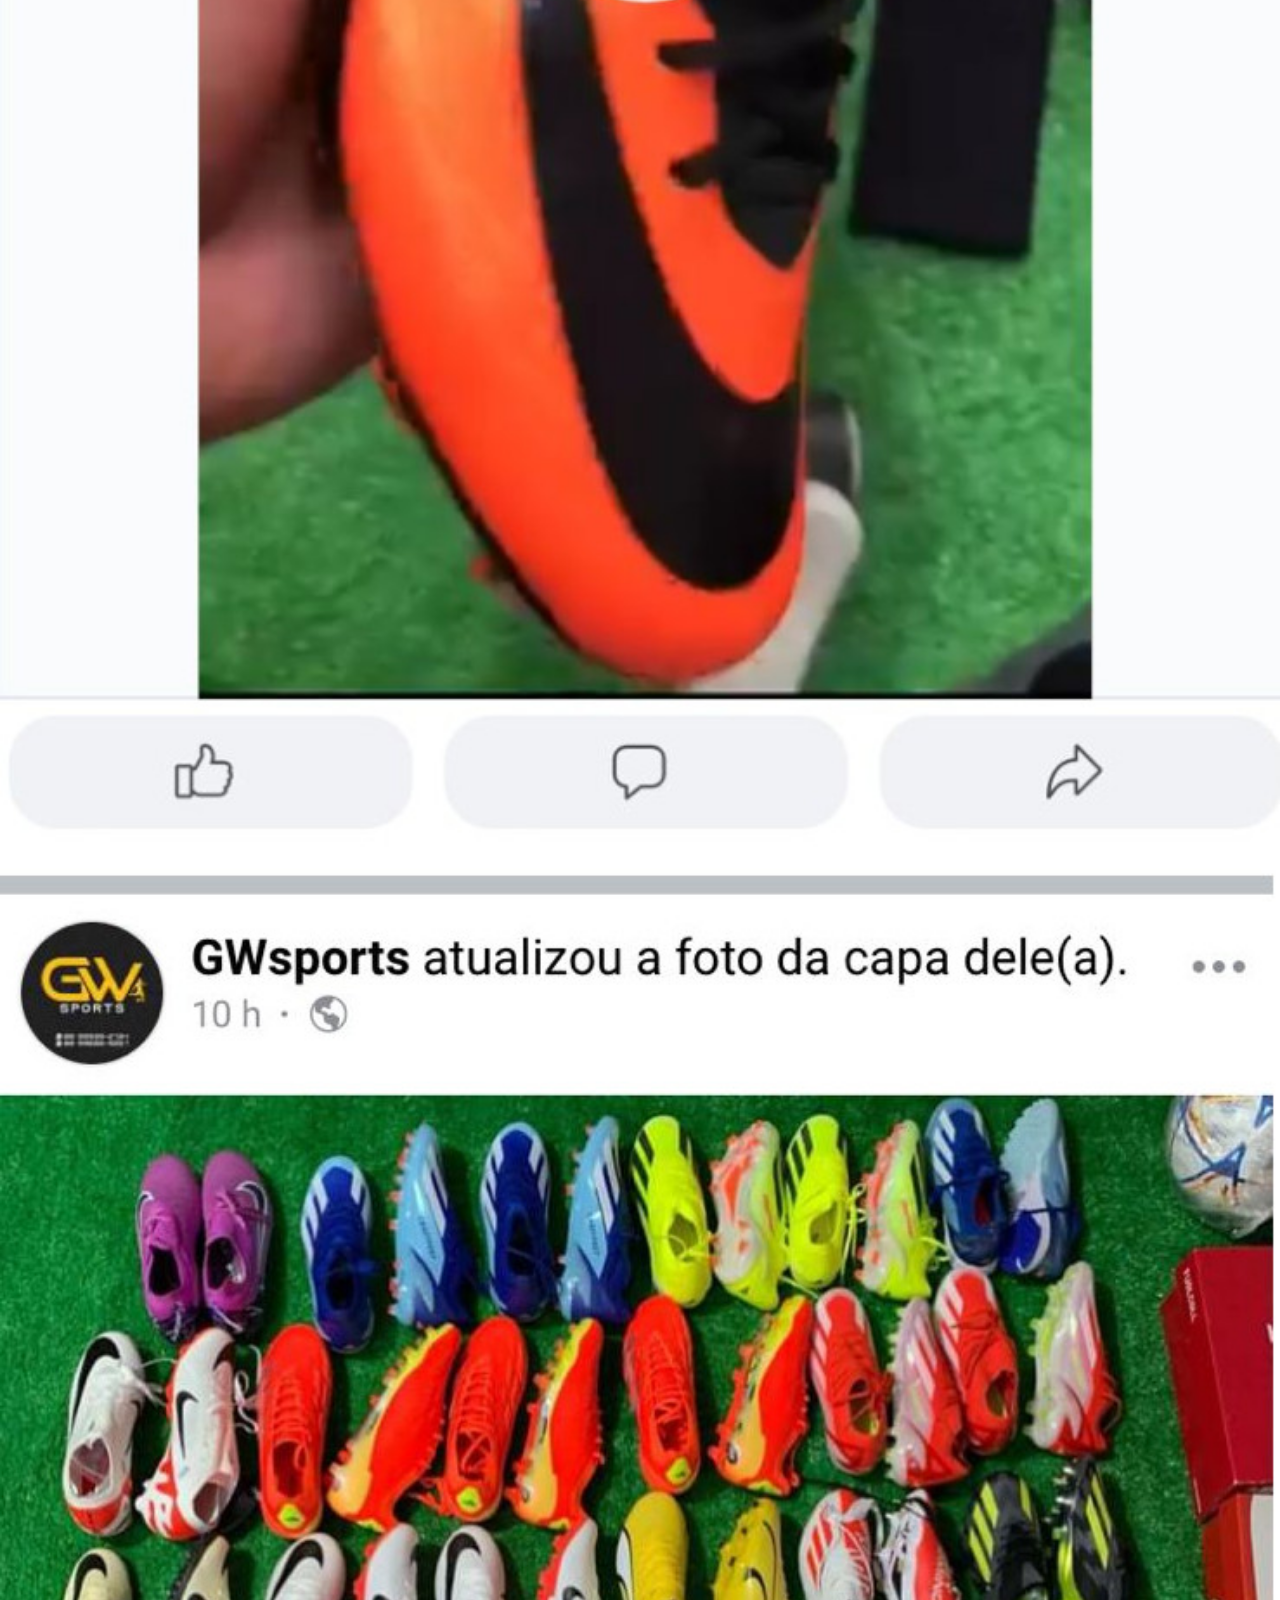
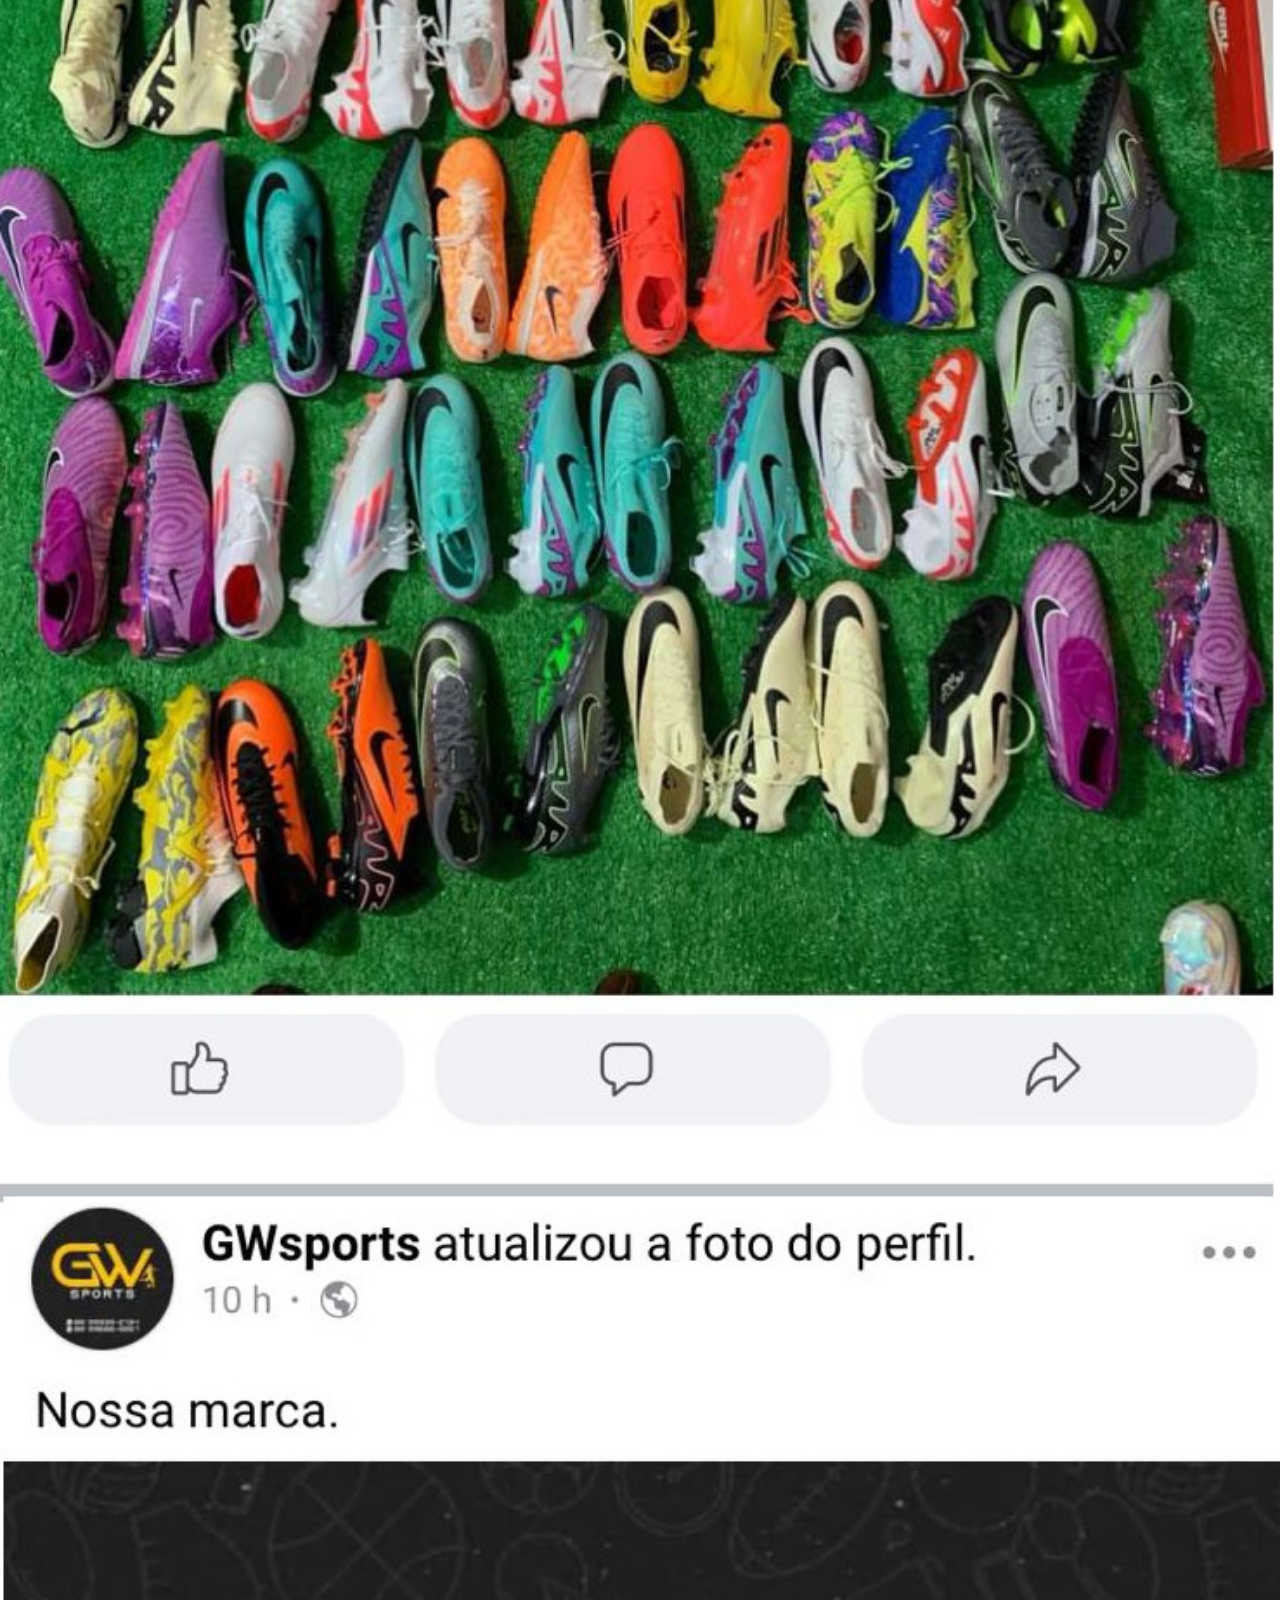
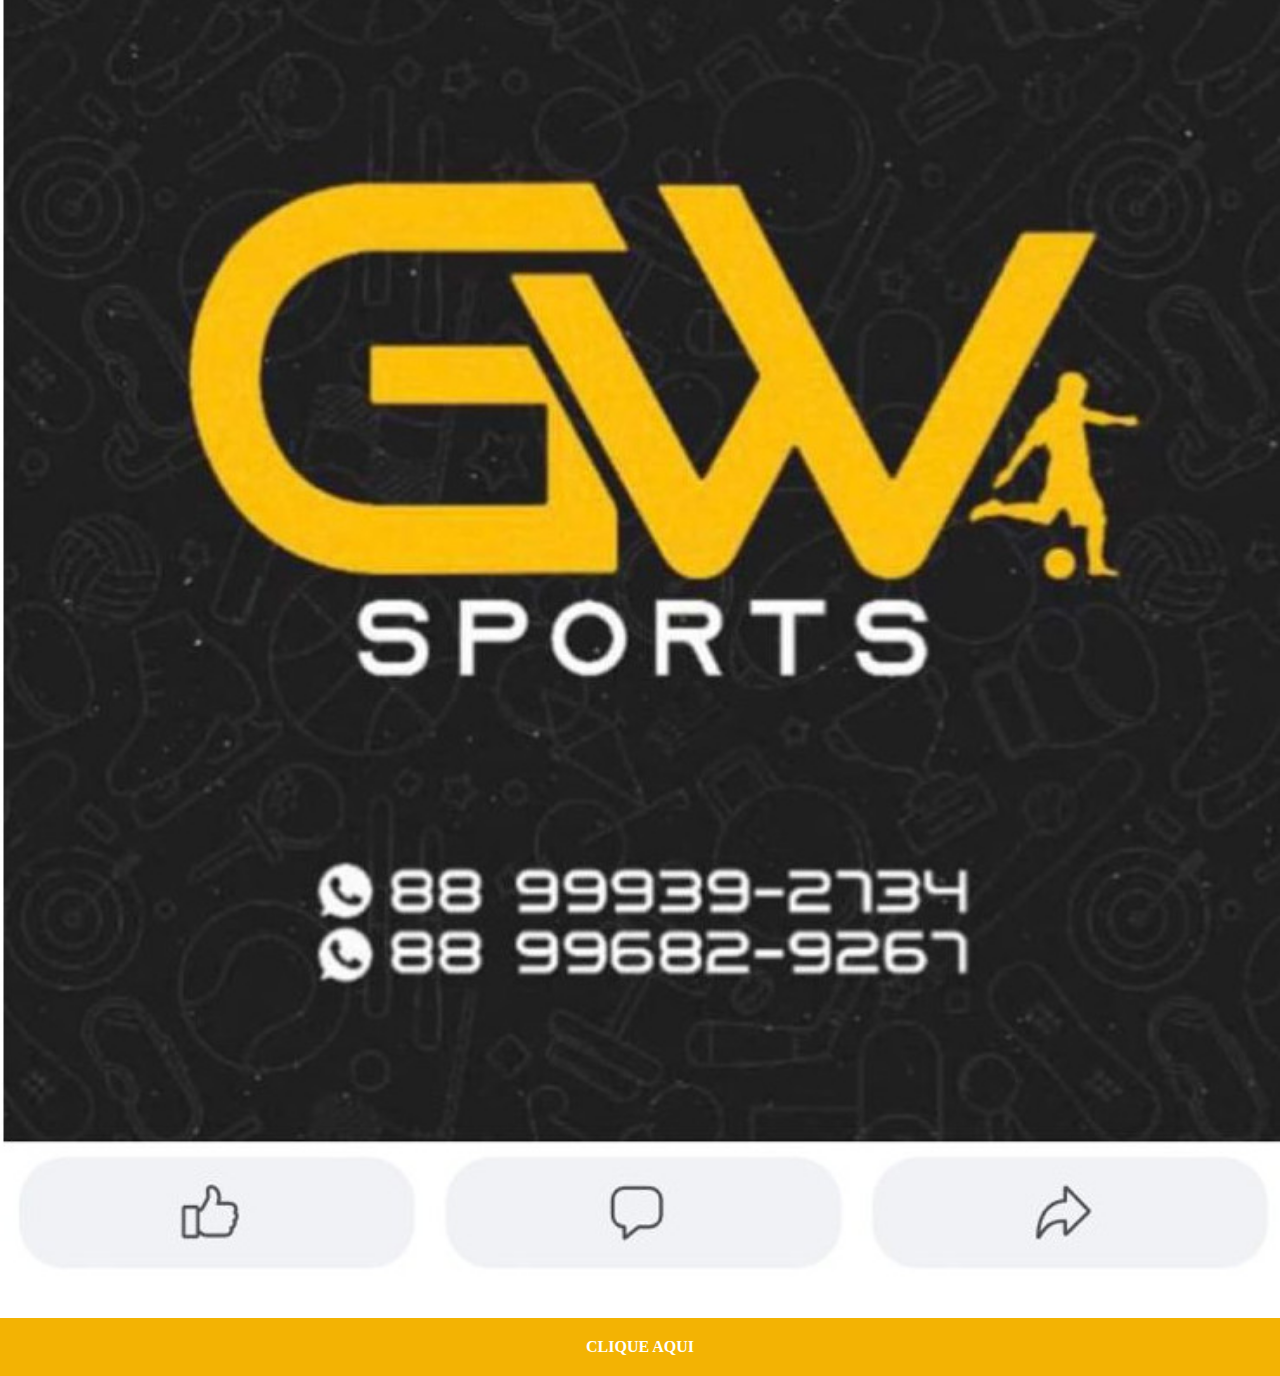
<file: pagina-contato/facebook.html>
<!DOCTYPE html>
<html lang="en">
<head>
    <meta charset="UTF-8">
    <meta name="viewport" content="width=device-width, initial-scale=1.0">
    <title>Document</title>
    <link rel="stylesheet" href="estilos/redes.css">
</head>
<body>
    <img src="imagens/facebookfundo.jpeg" alt="">
    <a href="https://www.facebook.com/profile.php?id=61555135466964&mibextid=nwBsNb" target="_blank"> CLIQUE AQUI</a>
</body>
</html>
</file>
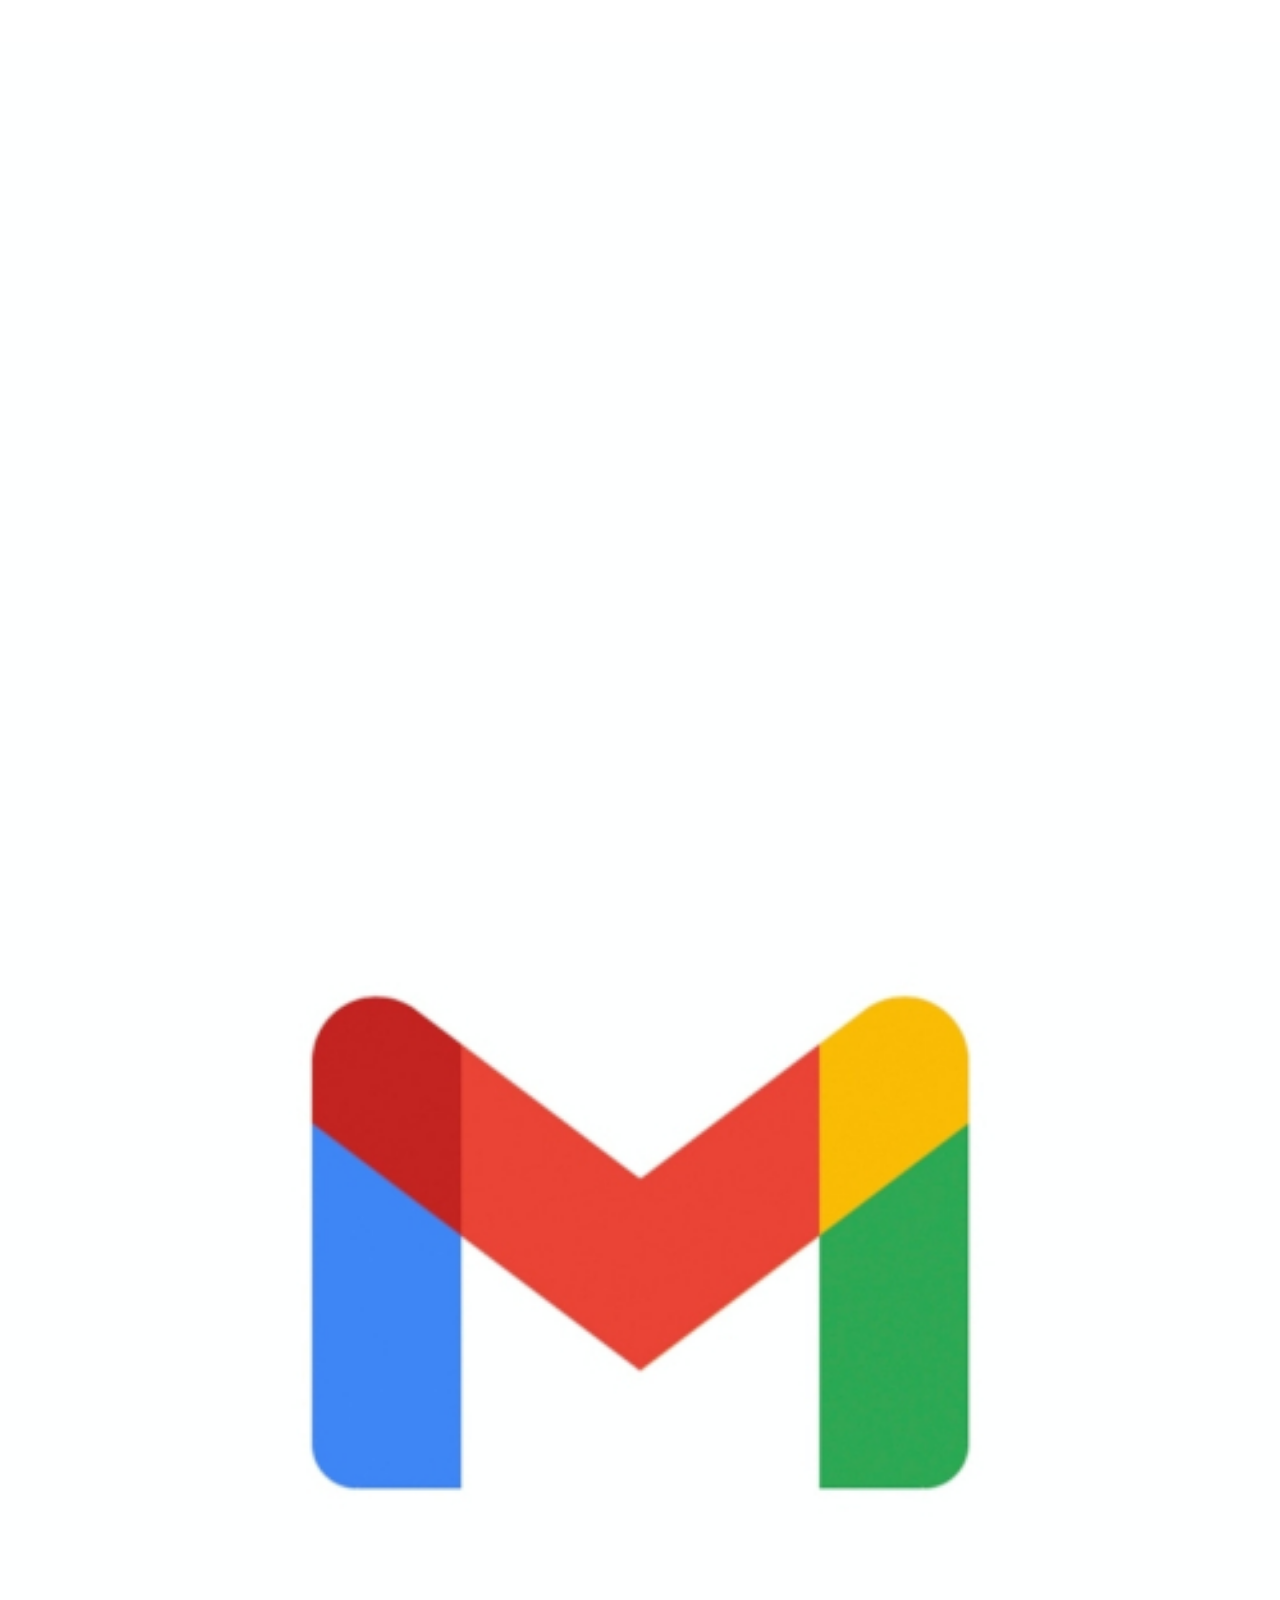
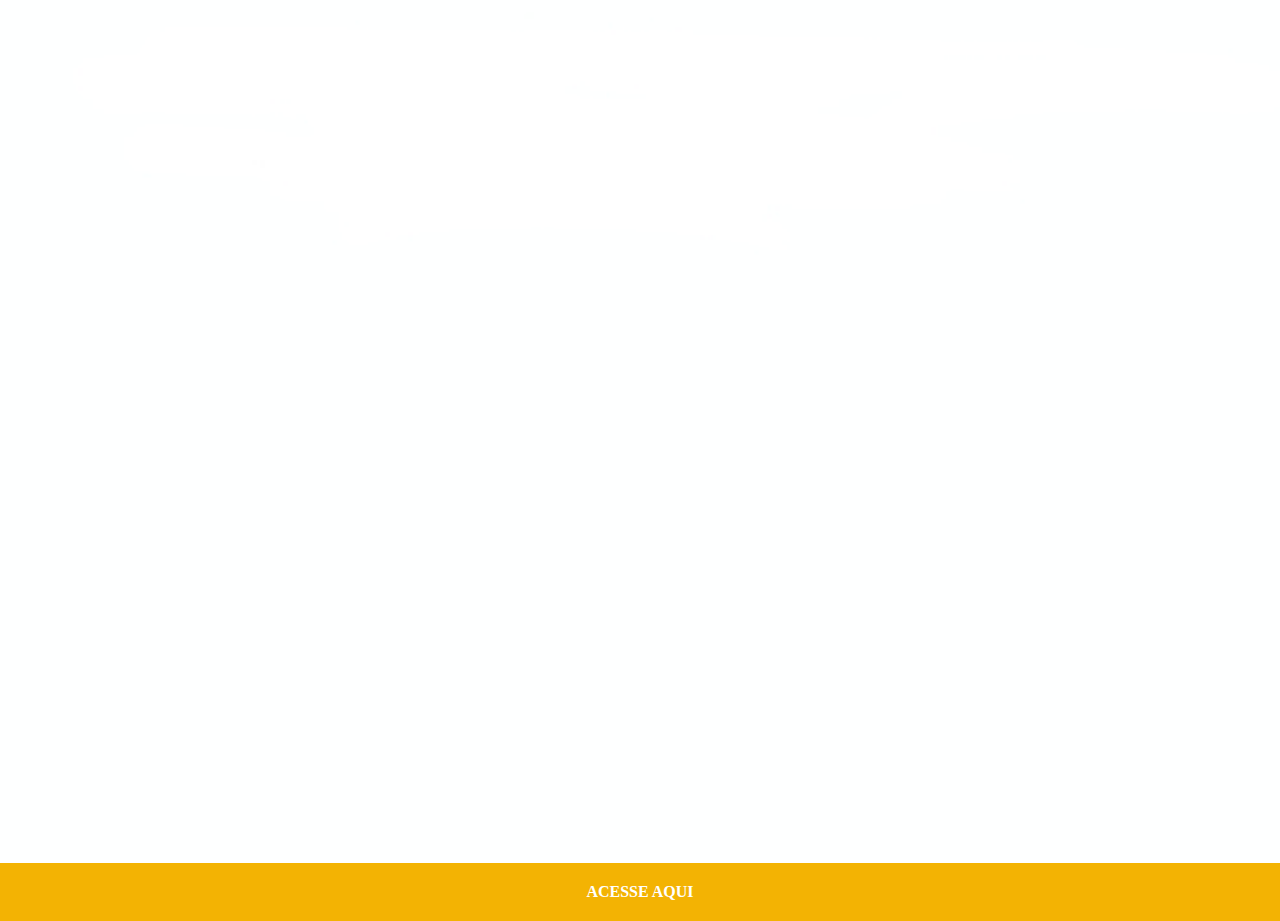
<file: pagina-contato/gmail.html>
<!DOCTYPE html>
<html lang="en">
<head>
    <meta charset="UTF-8">
    <meta name="viewport" content="width=device-width, initial-scale=1.0">
    <title>Gmail</title>
    <link rel="stylesheet" href="estilos/redes.css">
</head>
<body>
    <img src="imagens/gmailtela.jpg" alt="">
    <a href="mailto:0gwsports7@gmail.com" target="_blank"> ACESSE AQUI    
    </a>
</body>
</html>
</file>
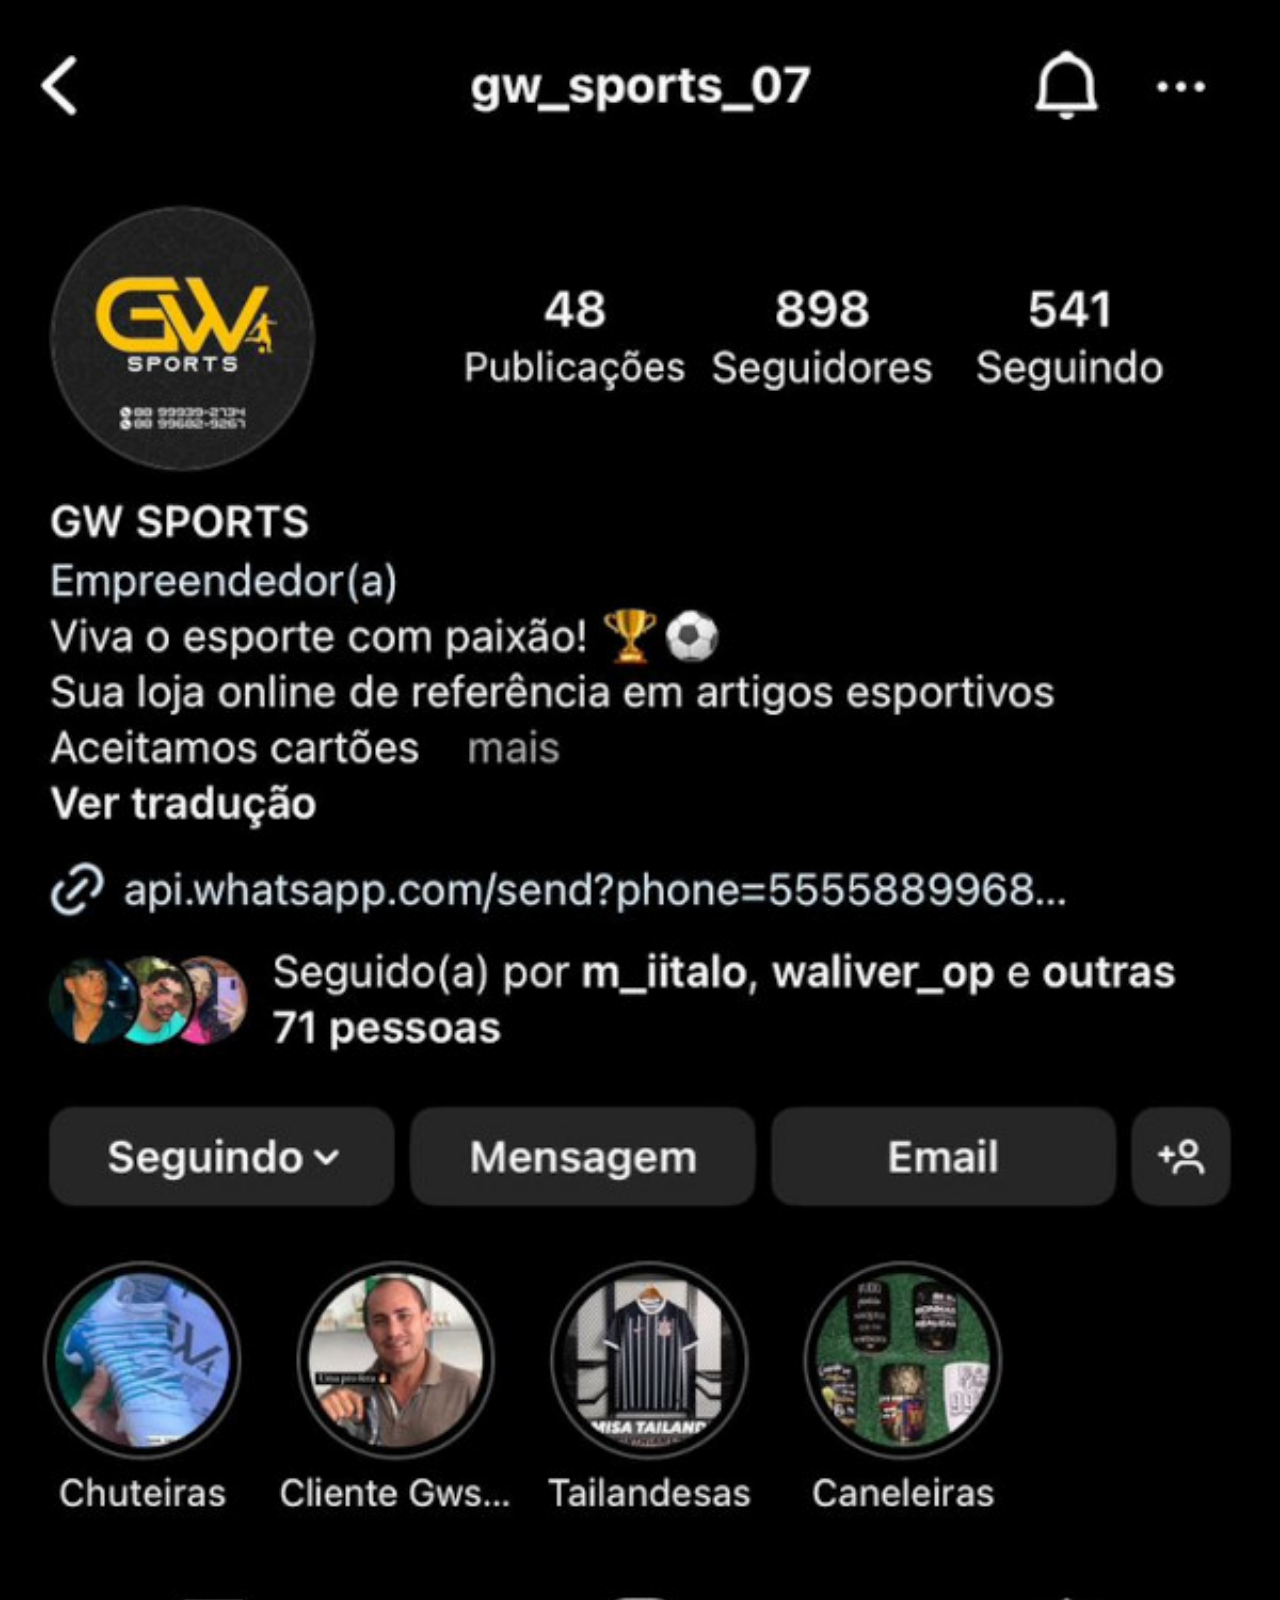
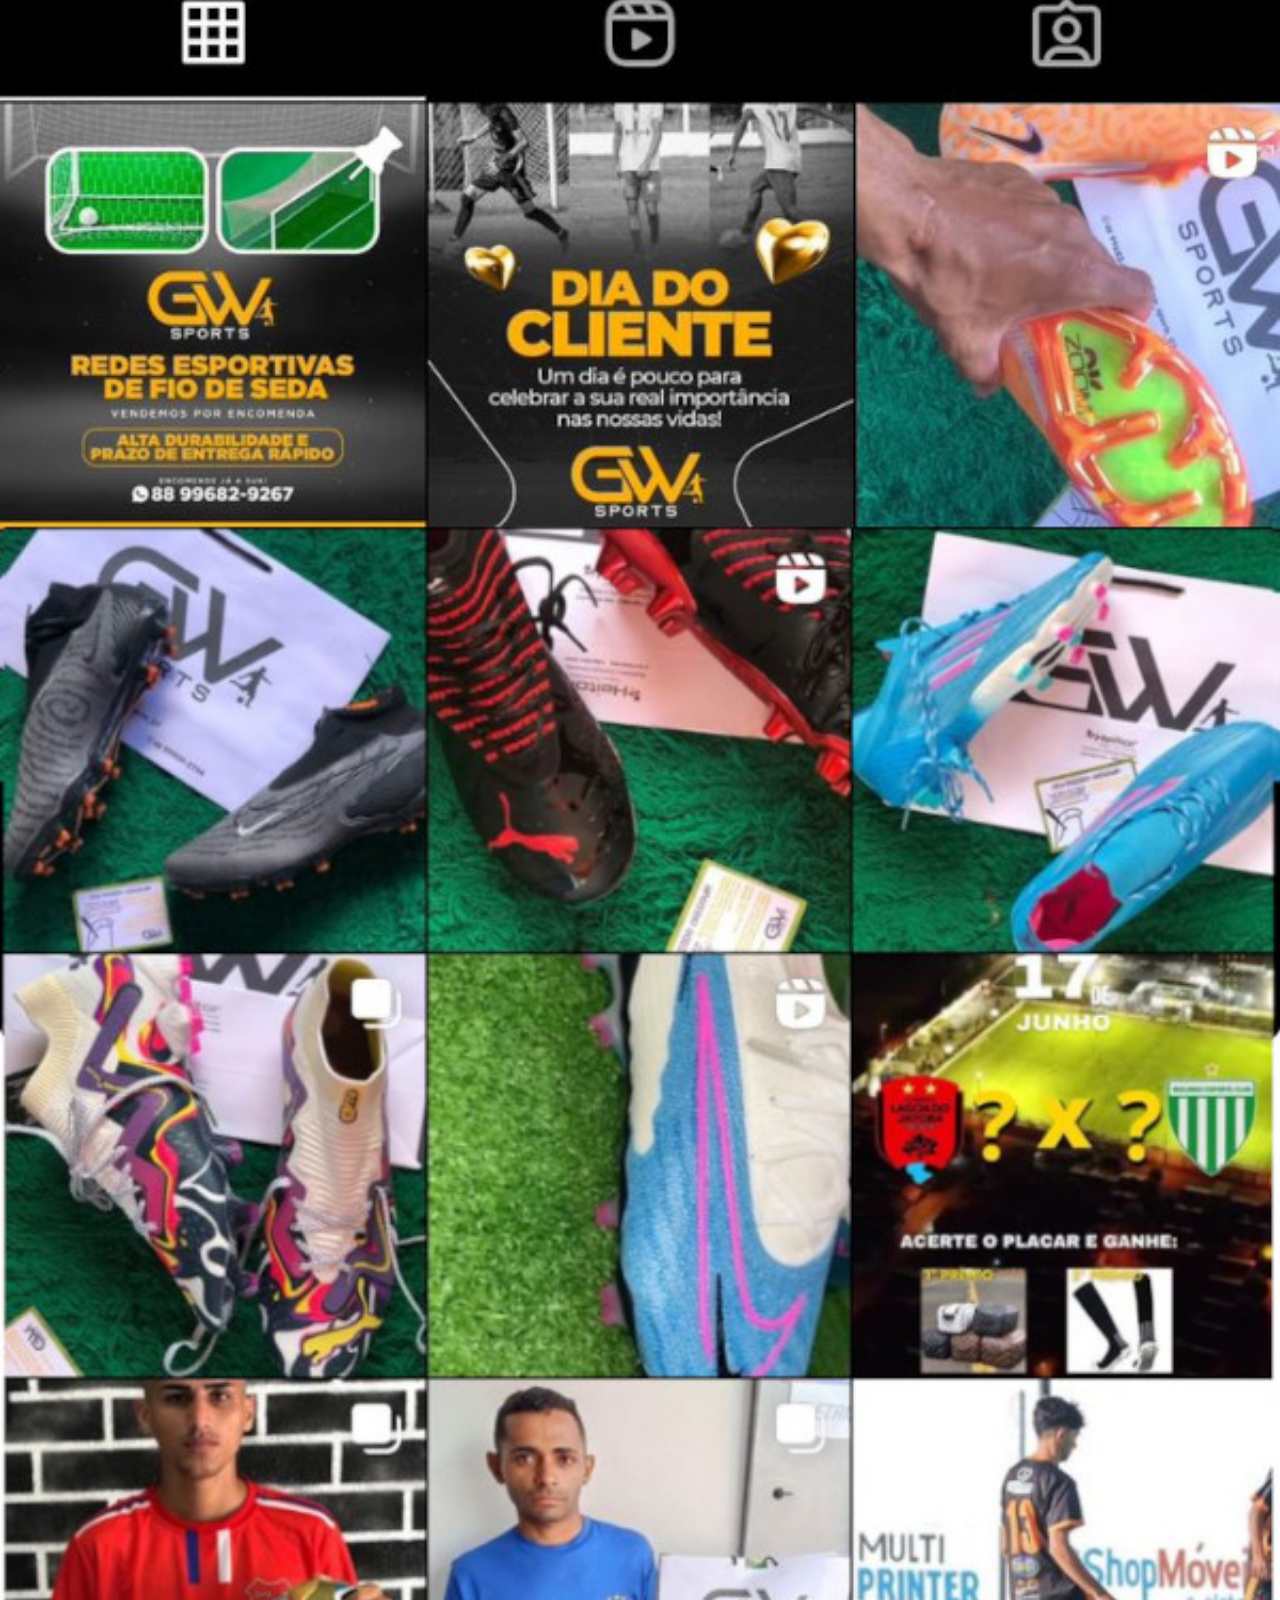
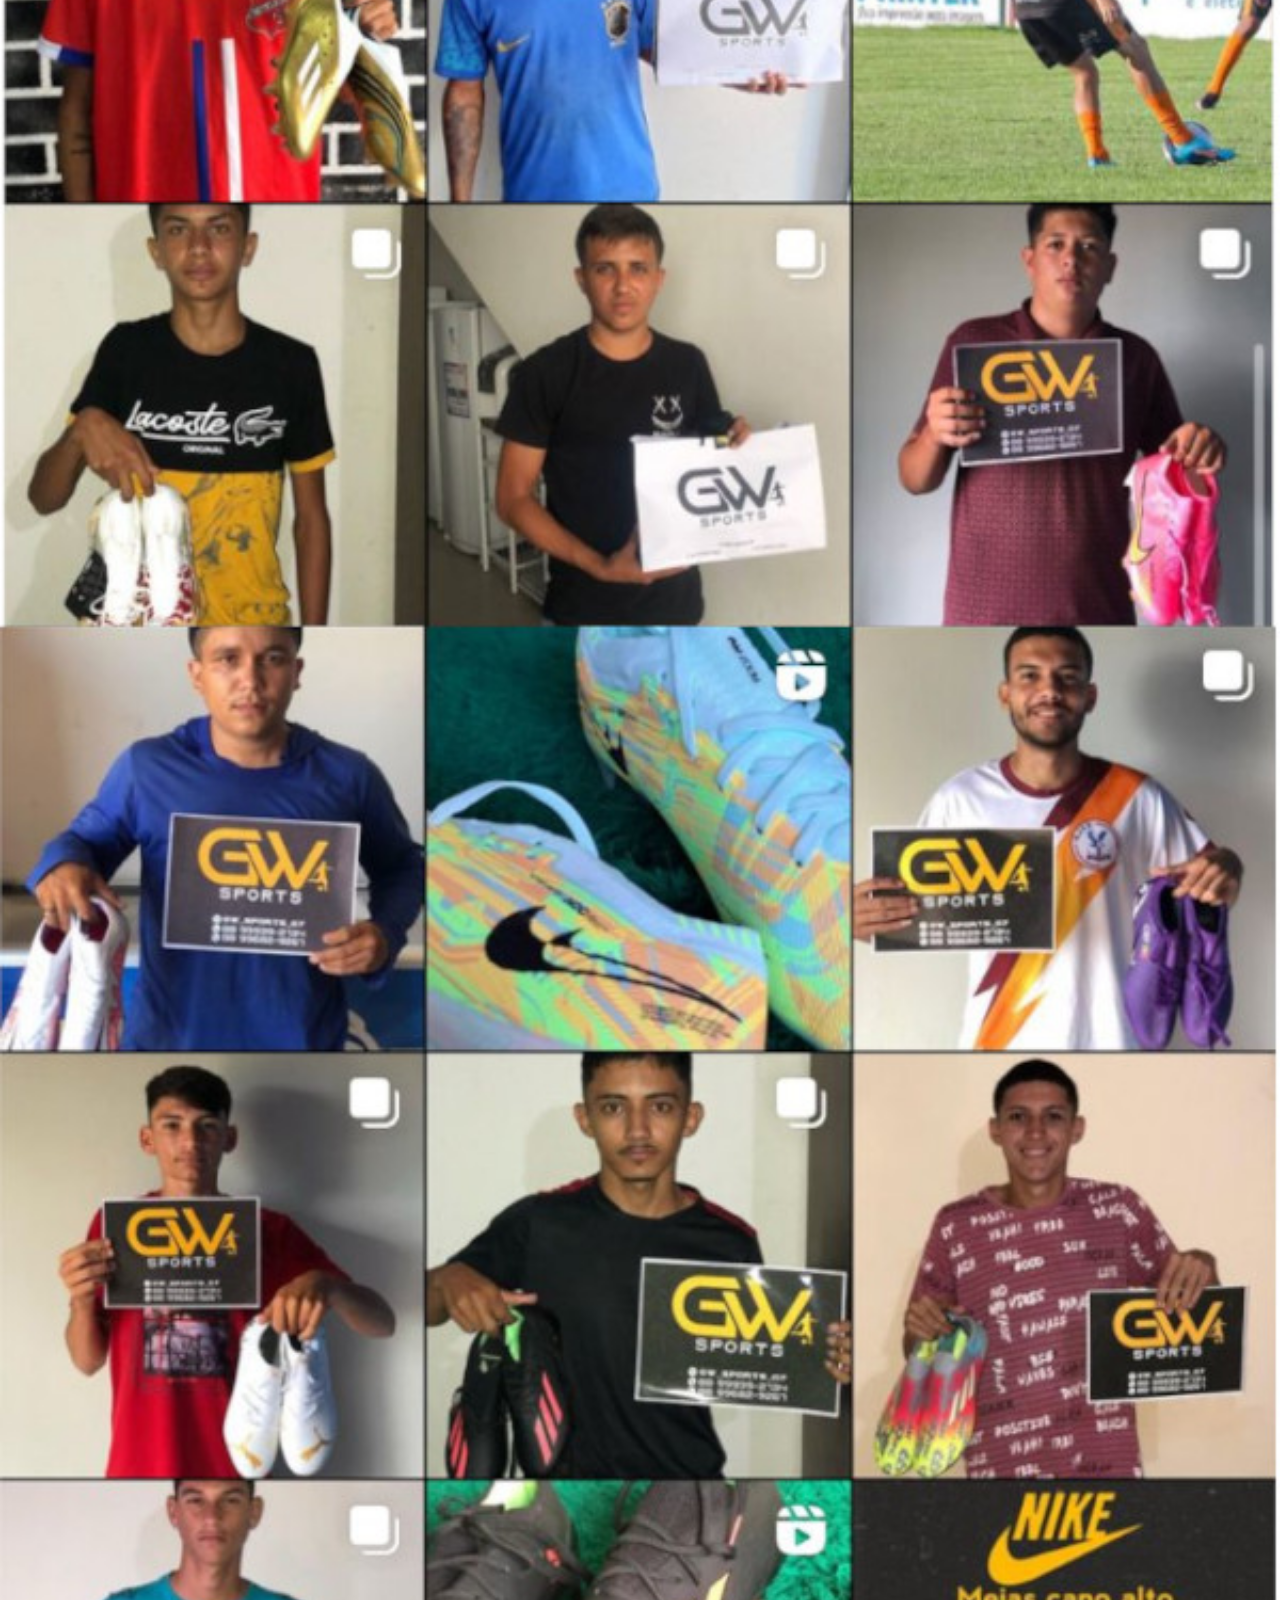
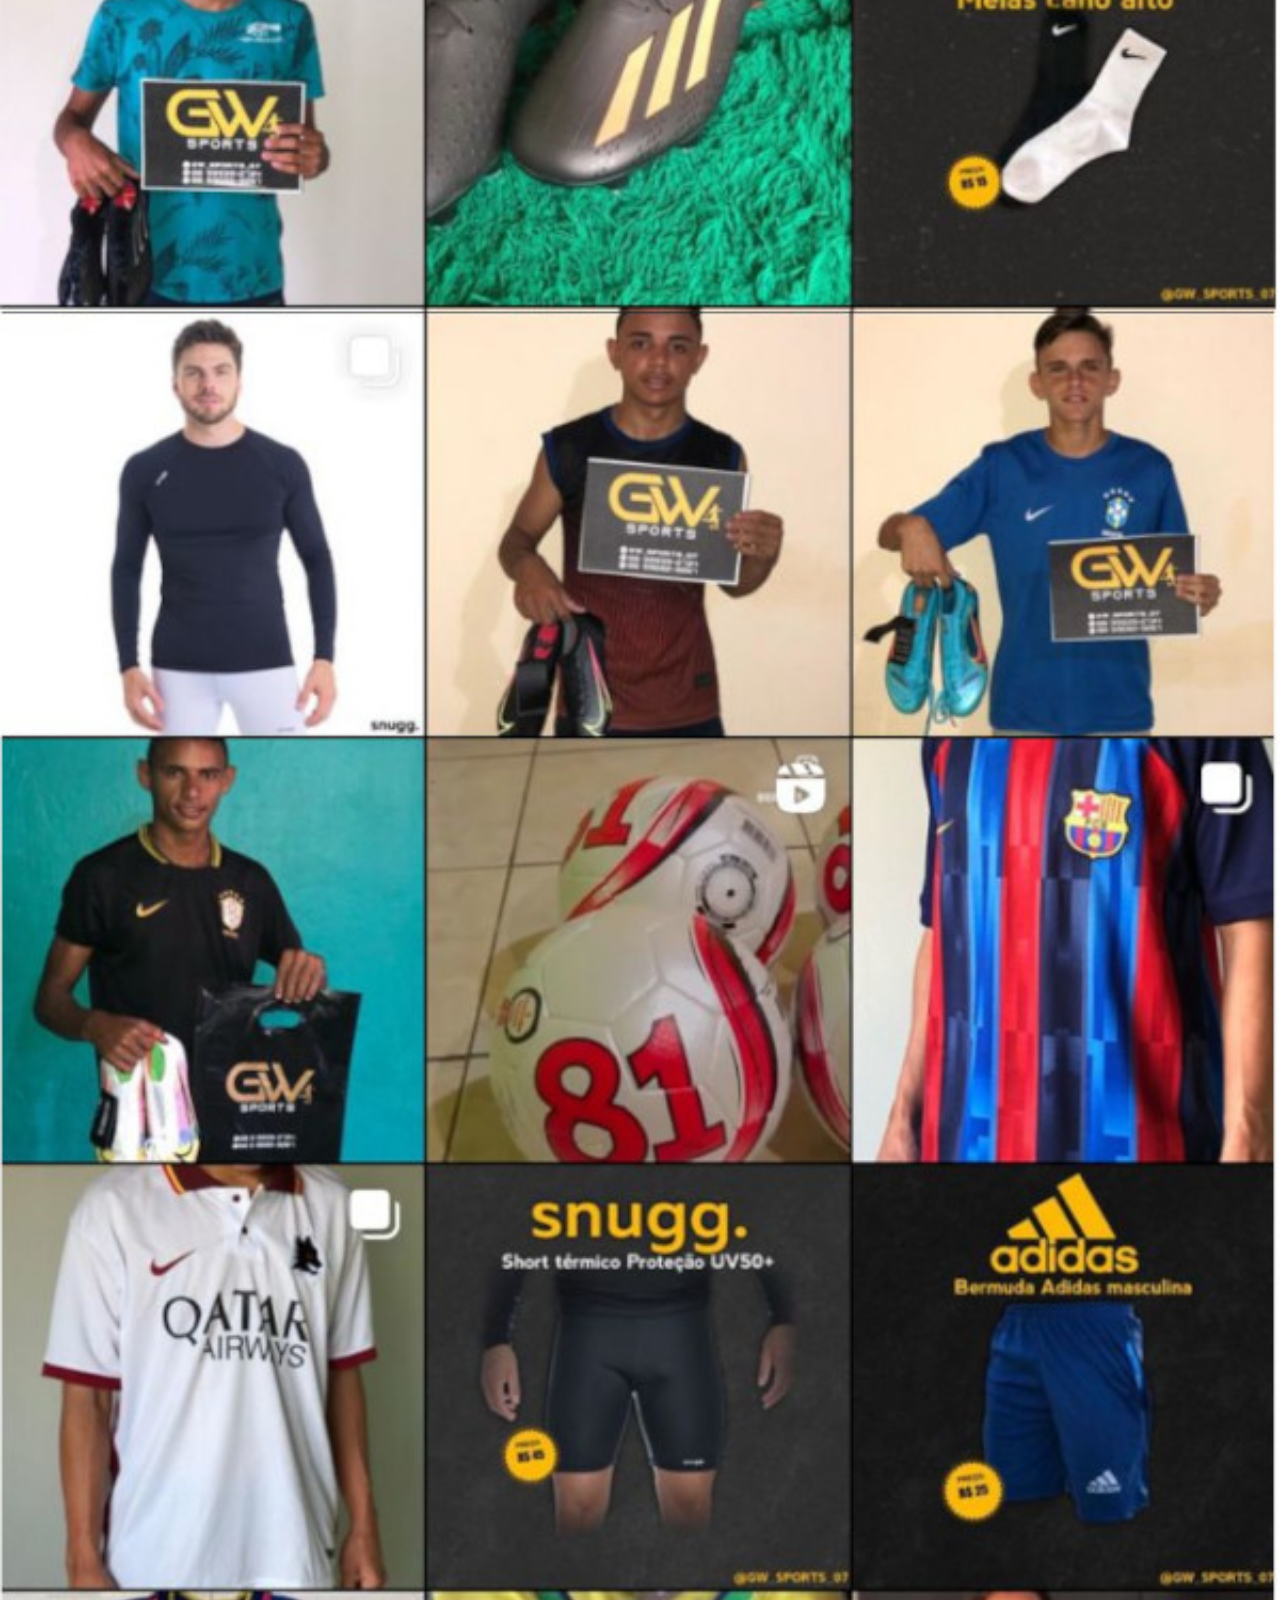
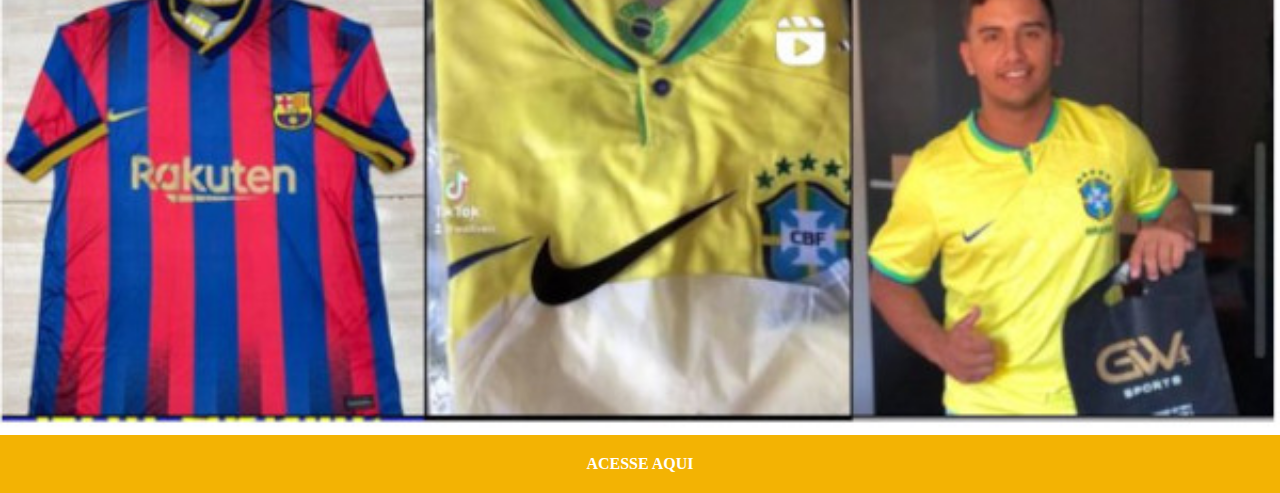
<file: pagina-contato/instagram.html>
<!DOCTYPE html>
<html lang="pt-br">
<head>
    <meta charset="UTF-8">
    <meta name="viewport" content="width=device-width, initial-scale=1.0">
    <title>Gw sports</title>
    <link rel="stylesheet" href="estilos/redes.css">
   
</head>

<body>
    <img src="imagens/insta.jpg" alt="instagram">
    <a href="https://www.instagram.com/gw_sports_07?igsh=bHg3enhtNmI3NG9i" target="_blank"> ACESSE AQUI    
    </a>
</body>
</html>
</file>
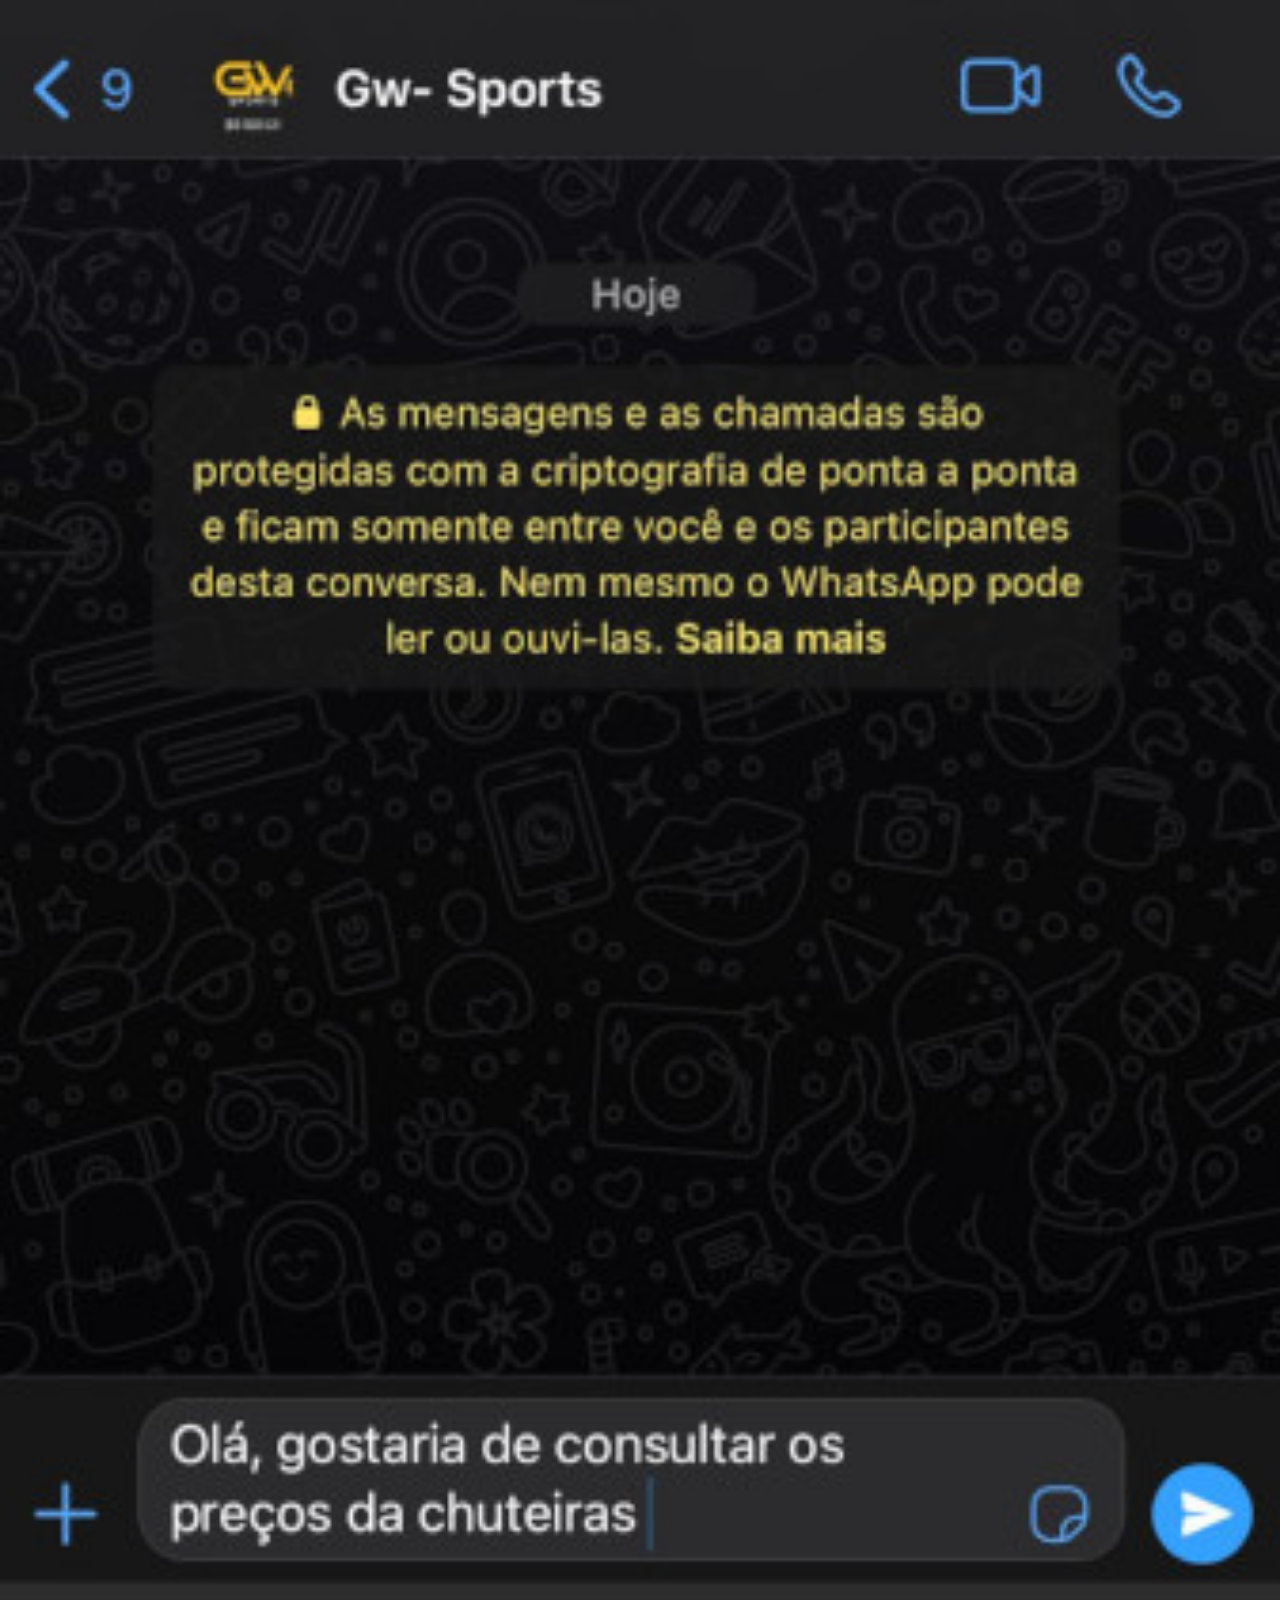
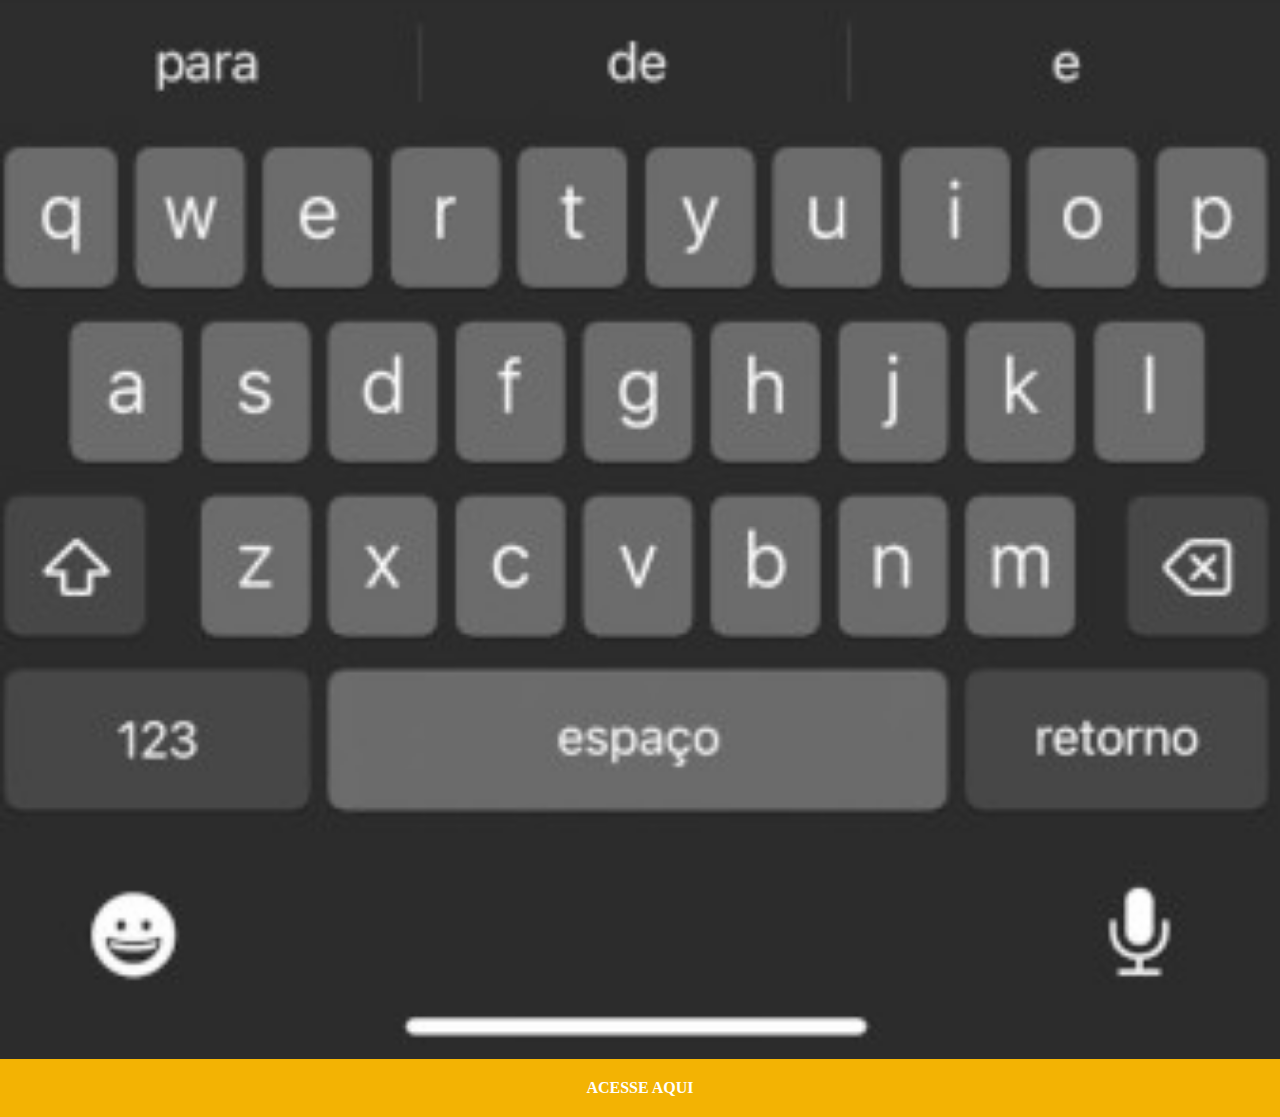
<file: pagina-contato/whatsapp.html>
<!DOCTYPE html>
<html lang="pt-br">
<head>
    <meta charset="UTF-8">
    <meta name="viewport" content="width=device-width, initial-scale=1.0">
    <title>Document</title>
    <link rel="stylesheet" href="estilos/redes.css">
</head>
<body>
    <img src="imagens/conversaW.jpeg" alt="">
    <a href="https://contate.me/gw-sports" target="_blank"> ACESSE AQUI    
    </a>
</body>
</html>
</file>
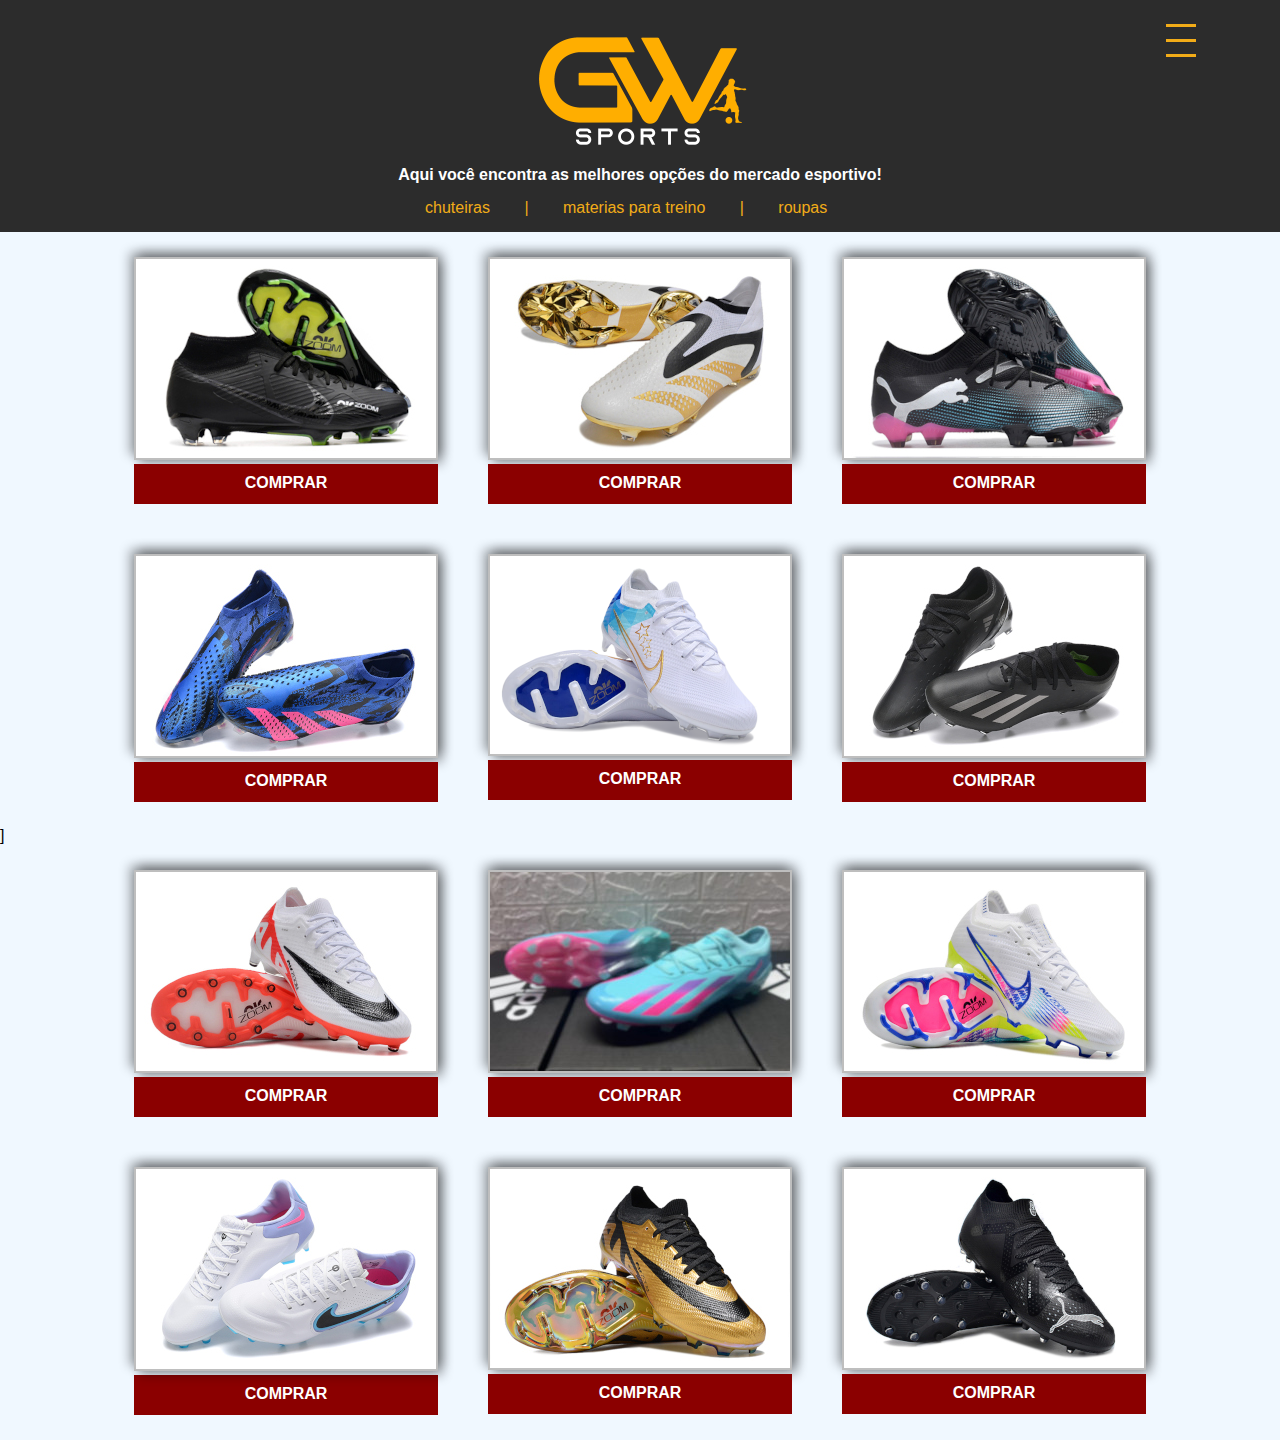
<file: pagina-principal/contato.html>
<!DOCTYPE html>
<html lang="pt-br">
<head>
    <meta charset="UTF-8">
    <meta name="viewport" content="width=device-width, initial-scale=1.0">
    <title>Gw sports</title>
    <link rel="stylesheet" href="style.css">
    <link rel="stylesheet" href="menu.css">
    <link rel="shortcut icon" href="SPORTS .png" type="image/x-icon">
</head>
<body>
    <header>
        <img src="imagens/SPORTS .png" alt="logo gw">
        <div>
            <p>Aqui você encontra as melhores opções do mercado esportivo!</p>
        </div>
    </header>
    <div id="menu2">
        <a href="">chuteiras</a>
        <p>|</p>
        <a href="">materias para treino</a>
        <p>|</p>
        <a href="">roupas</a>
    </div>

    <nav>
        <div class="menu-toggle">
            <div class="bar"></div>
            <div class="bar"></div>
            <div class="bar"></div>
        </div>

        <div class="menu">
            <ul>
                <li><a href="#">Página Inicial</a></li>
                <li><a href="#">Sobre</a></li>
                <li><a href="../pagina-contato/index.html">Contato</a></li>
            </ul>
        </div>
    </nav>

    <script src="script.js"></script>

    <main>
        <section>   
            <div>
                <figure>
                    <picture>
                        <source media="(max-width:780px)" srcset="imagens/1p.jpg" type="image/jpeg">
                        <source media="(max-width:1077px )" srcset="imagens/1m.jpg" type="image/jpg">
                        <img src="imagens/1g.jpg" alt="">
                    </picture>
                <figcaption><a href="#">COMPRAR</a></figcaption>
                </figure>
            </div> 
            <div>
                <figure>
                    <picture>
                        <source media="(max-width:780px)" srcset="imagens/2p.jpg" type="image/jpg">
                        <source media="(max-width:1077px )" srcset="imagens/2m.jpg" type="image/jpg">
                        <img src="imagens/2g.jpg" alt="">
                    </picture>
                    <figcaption><a href="">COMPRAR</a></figcaption>
                </figure>
            </div>
            <div>
                <figure>
                    <picture>
                        <source media="(max-width:780px)" srcset="imagens/3p.jpg" type="image/jpg">
                        <source media="(max-width:1077px )" srcset="imagens/3m.jpg" type="image/jpg">
                        <img src="imagens/3g.jpg" alt="">
                    </picture>
                    <figcaption><a href="">COMPRAR</a></figcaption>
                </figure>    
            </div>
        </section>
        <section>   
            <div>
                <figure>
                    <picture>
                        <source media="(max-width:780px)" srcset="imagens/4p.jpeg" type="image/jpeg">
                        <source media="(max-width:1077px )" srcset="imagens/4m.jpeg" type="image/jpeg">
                        <img src="imagens/4g.jpeg" alt="">
                    </picture>
                    <figcaption><a href="#">COMPRAR</a></figcaption>
                </figure>
            </div> 
            <div>
                <figure>
                    <picture>
                        <source media="(max-width:780px)" srcset="imagens/5p.png" type="image/png">
                        <source media="(max-width:1077px )" srcset="imagens/5m.png" type="image/png">
                        <img src="imagens/5g.png" alt="">
                    </picture>
                    <figcaption><a href="">COMPRAR</a></figcaption>
                </figure>
            </div>
            <div>
                <figure>
                    <picture>
                        <source media="(max-width:780px)" srcset="imagens/6p.jpeg" type="image/jpeg">
                        <source media="(max-width:1077px )" srcset="imagens/6m.jpeg" type="image/jpeg">
                        <img src="imagens/6g.jpeg" alt="">
                    </picture>
                    <figcaption><a href="">COMPRAR</a></figcaption>
                </figure>    
            </div>
        </section>]
        <section>   
            <div>
                <figure>
                    <picture>
                        <source media="(max-width:780px)" srcset="imagens/7p.jpeg" type="image/jpeg">
                        <source media="(max-width:1077px )" srcset="imagens/7m.jpeg" type="image/jpg">
                        <img src="imagens/7g.jpeg" alt="">
                    </picture>
                <figcaption><a href="#">COMPRAR</a></figcaption>
                </figure>
            </div> 
            <div>
                <figure>
                    <picture>
                        <source media="(max-width:780px)" srcset="imagens/8p.jpg" type="image/jpg">
                        <source media="(max-width:1077px )" srcset="imagens/8m.jpg" type="image/jpg">
                        <img src="imagens/8g.jpg" alt="">
                    </picture>
                    <figcaption><a href="">COMPRAR</a></figcaption>
                </figure>
            </div>
            <div>
                <figure>
                    <picture>
                        <source media="(max-width:780px)" srcset="imagens/9p.jpeg" type="image/jpeg">
                        <source media="(max-width:1077px )" srcset="imagens/9m.jpeg" type="image/jpg">
                        <img src="imagens/9g.jpeg" alt="">
                    </picture>
                    <figcaption><a href="">COMPRAR</a></figcaption>
                </figure>    
            </div>
        </section>
        <section>   
            <div>
                <picture>
                    <source media="(max-width:780px)" srcset="imagens/10p.jpeg" type="image/jpeg">
                    <source media="(max-width:1077px )" srcset="imagens/10m.jpeg" type="image/jpeg">
                    <img src="imagens/10g.jpeg" alt="">
                </picture>
                <figcaption><a href="#">COMPRAR</a></figcaption>
                </figure>
            </div> 
            <div>
                <figure>
                    <picture>
                        <source media="(max-width:780px)" srcset="imagens/11p.jpeg" type="image/jpeg">
                        <source media="(max-width:1077px )" srcset="imagens/11m.jpeg" type="image/jpeg">
                        <img src="imagens/11g.jpeg" alt="">
                    </picture>
                    <figcaption><a href="">COMPRAR</a></figcaption>
                </figure>
            </div>
            <div>
                <figure>
                    <picture>
                        <source media="(max-width:780px)" srcset="imagens/12p.jpg" type="image/jpg">
                        <source media="(max-width:1077px )" srcset="imagens/12m.jpg" type="image/jpg">
                        <img src="imagens/12g.jpg" alt="">
                    </picture>
                    <figcaption><a href="">COMPRAR</a></figcaption>
                </figure>    
            </div>
        </section>
    </main>
</body>
</html>
</file>
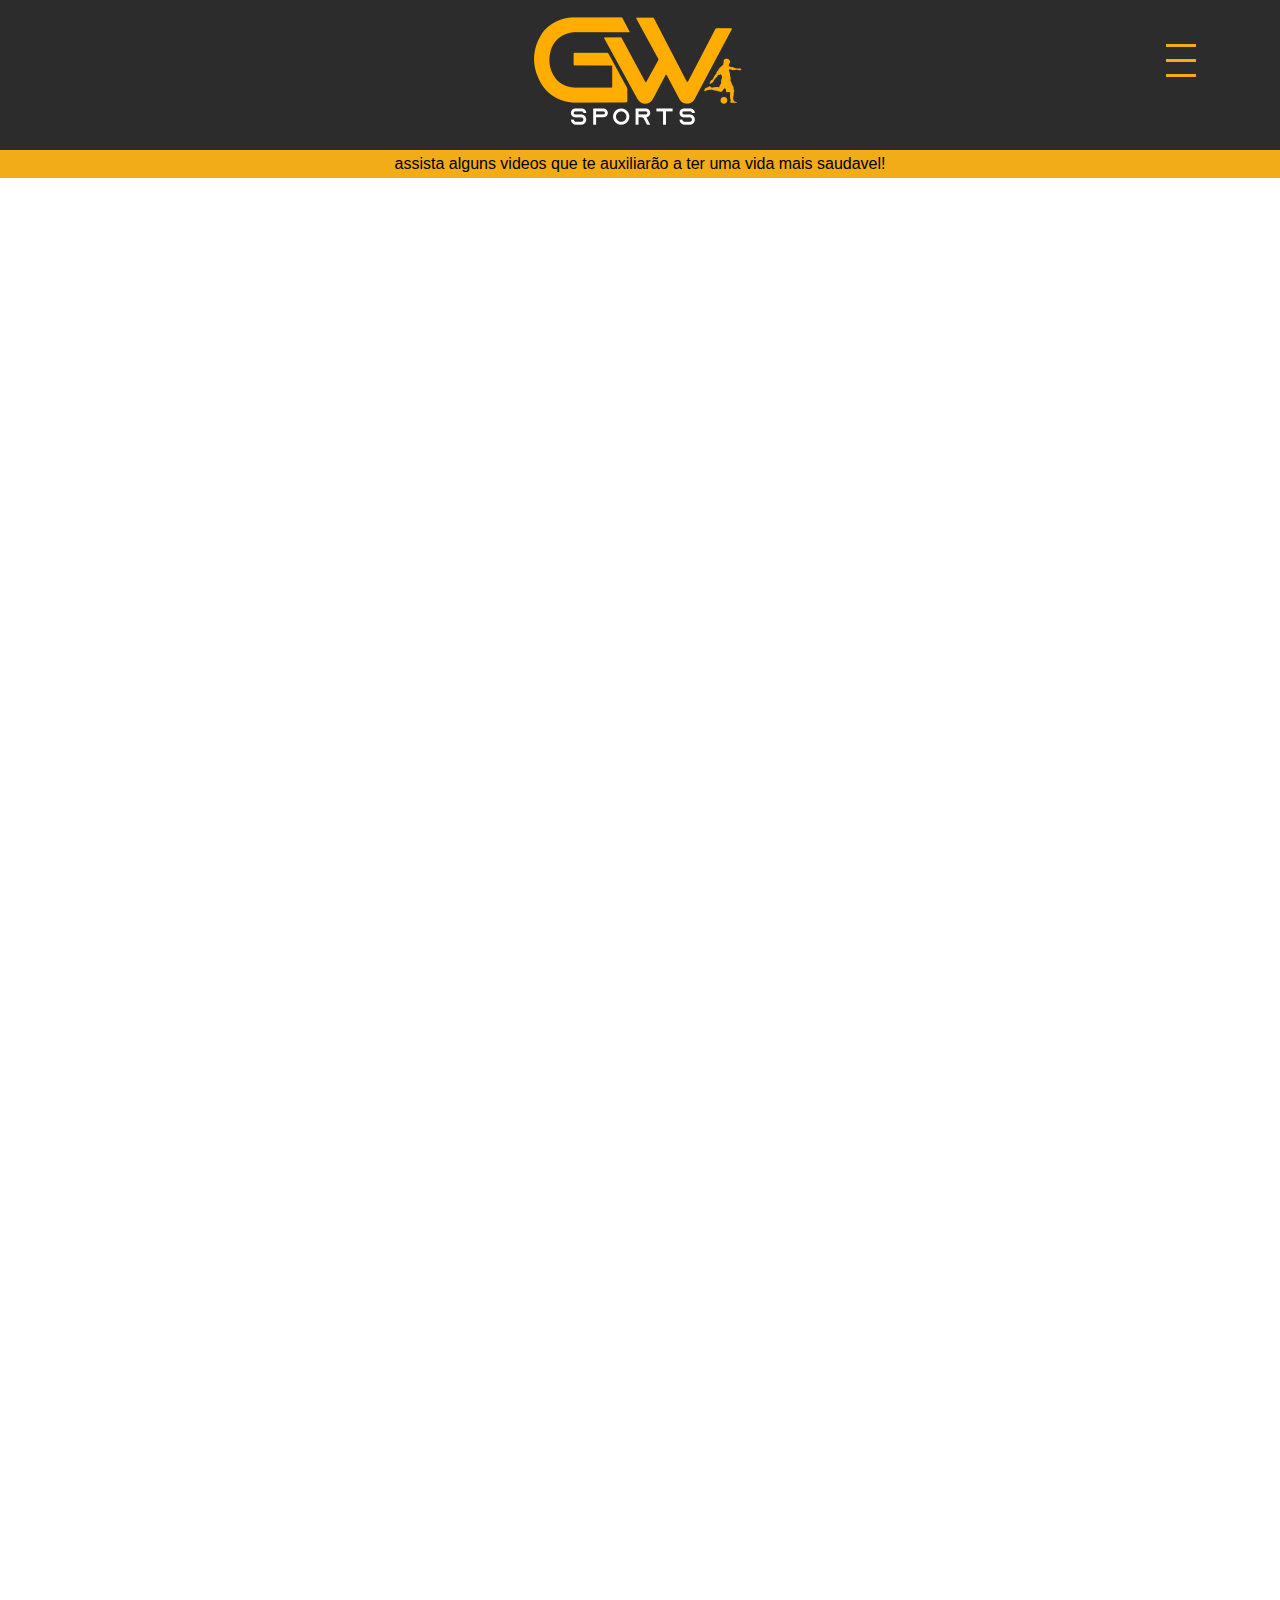
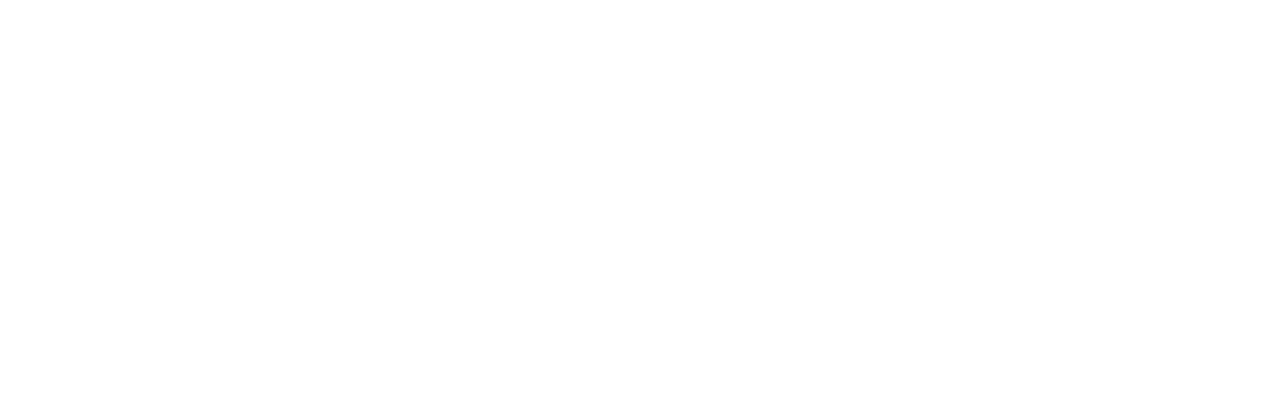
<file: pagina-saude/saude.html>
<!DOCTYPE html>
<html lang="pt-br">
<head>
    <meta charset="UTF-8">
    <meta name="viewport" content="width=device-width, initial-scale=1.0">
    <title>Gw sports</title>
    <link rel="stylesheet" href="style.css">
    <link rel="stylesheet" href="menu.css">
    <link rel="shortcut icon" href="imagens/SPORTS .png" type="image/x-icon">
</head>
<body>

    <header>
        <div id="gw">
            <img src="imagens/SPORTS .png" alt="logo gw">
        </div>

    </header>

    <nav>
        <div class="menu-toggle">
            <div class="bar"></div>
            <div class="bar"></div>
            <div class="bar"></div>
        </div>

        <div class="menu">
            <ul>
                <li><a href="../index.html">PAGINA INICIAL</a></li>
                <li><a href="../pagina-contato/contato.html">CONTATO</a></li>
                <li><a href="pagina-saude/saude.html">SAÚDE</a></li>
                <li><a href="#">SOBRE</a></li>
            </ul>
        </div>
    </nav>

    <script src="script.js"></script>

    <div id="menu2">
        <p>assista alguns videos que te auxiliarão a ter uma vida mais saudavel! </p>
    </div>

    <main>
        <div class="video">
            <iframe width="560" height="315" src="https://www.youtube.com/embed/ZInVpEC5gXQ?si=bL9PmB77TQB3Aq2J" title="YouTube video player" frameborder="0" allow="accelerometer; autoplay; clipboard-write; encrypted-media; gyroscope; picture-in-picture; web-share" allowfullscreen></iframe>
        </div>
        <div class="video">
            <iframe width="560" height="315" src="https://www.youtube.com/embed/ZInVpEC5gXQ?si=bL9PmB77TQB3Aq2J" title="YouTube video player" frameborder="0" allow="accelerometer; autoplay; clipboard-write; encrypted-media; gyroscope; picture-in-picture; web-share" allowfullscreen></iframe>
        </div>
        <div class="video">
            <iframe width="560" height="315" src="https://www.youtube.com/embed/ZInVpEC5gXQ?si=bL9PmB77TQB3Aq2J" title="YouTube video player" frameborder="0" allow="accelerometer; autoplay; clipboard-write; encrypted-media; gyroscope; picture-in-picture; web-share" allowfullscreen></iframe>
        </div>
        <div class="video">
            <iframe width="560" height="315" src="https://www.youtube.com/embed/ZInVpEC5gXQ?si=bL9PmB77TQB3Aq2J" title="YouTube video player" frameborder="0" allow="accelerometer; autoplay; clipboard-write; encrypted-media; gyroscope; picture-in-picture; web-share" allowfullscreen></iframe>
        </div>
    </main>
</body>
</html>
</file>
<file: style.css>
@charset "UTF-8";

*{
    margin: 0;
    padding: 0;
}

body,html{
    font-family: Arial, Helvetica, sans-serif;
    background-color:aliceblue;
}

#gw{
    margin: auto;
    width: 240px;
}
header{
    background-color: #2c2c2c;;
}
header > div > p{
    margin: auto;
    padding-bottom: 10px;
    text-align: center;
    color: white;
    font-weight: bolder;
}
#menu2 {
    background-color: #f2ac18;
    padding: 15px;
    margin: auto;
    text-align: center;
}
#menu2 a{
    border-radius: 10px;
    background-color: #db9702;
    text-align: center;
    text-decoration: none;
    color: #ffffff;
    padding: 10px;
}
#menu2 a:hover{
    background-color: aliceblue;
    border-radius: 10px;
    color: #2c2c2c;
    transition: background-color 0.4s;
}
#menu2 p{
    display: inline;
    text-decoration: none;
    color: #db9702;
    padding: 15px;
}
@media only screen and (max-width: 500px){
    #menu2 {
        background-color: #f2ac18;
        padding: 15px;
        margin: auto;
        text-align: center;
    }
    #menu2 a{
        text-align: center;
        display: inline;
        text-decoration: none;
        color: #ffffff;
        padding: 10px;
        font-size: 12px;
    }
    #menu2 p{
        font-size: 12px;
        display: inline;
        text-decoration: none;
        color: #f2ac18;
        padding: 11px;
    }
}
@media screen and (max-width: 700px) {
    header > div > p{
        margin: auto;
        text-align: center;
        color: white;
        font-weight: bolder;
        max-width: 400px;
    }
}
main{
    background-color: aliceblue;
}
main section {
    margin: auto;
    max-width: 1085px;
    display: flex;
    flex-wrap: wrap; 
    justify-content: center; 
}

main figure {
    text-align: center;
    display: flex;
    flex-direction: column;
}

main div{
    text-align: center;
    margin: 10px;
}

main figcaption{
    font-weight: bolder;
    text-align: center;
    padding-top: 10px;
    height: 30px;
    background-color: darkred;
}

main  a{
    color: white;
    text-decoration: none;
}

main  figcaption:hover{
    background-color: rgb(65, 2, 2);
}

main  img{
    box-sizing: border-box;
    box-shadow: 5px 5px 10px rgba(0, 0, 0, 0.295),
              -5px -5px 10px rgba(0, 0, 0, 0.295),
              5px -5px 10px rgba(0, 0, 0, 0.295);
    
    border: solid rgb(190, 190, 190) 2px;  
}
main img:hover{
    border: solid #2c2c2c 1px;
    transform: translate(-5px,-5px);
}
</file>
<file: menu.css>
@charset "UTF-8";

nav {
    padding: 10px;
    display: flex;
    justify-content: space-between;
    align-items: center;
    position: fixed;
    top: 20px;
    right: 5vw;
    width: 50px;
    z-index: 1000;
}

.menu-toggle {
    z-index: 1000;
    width: 60px;
    height: 60px;    
    display: flex;
    flex-direction: column;
    align-items: center;
    justify-content: center;
    cursor: pointer;
    transition: background-color 0.3s ease;
}

.bar {
    width: 30px;
    height: 3px;
    background-color:  #f2ac18;
    margin: 6px 0;
    transition: 0.4s;
}

.menu {
    border-radius: 10px;
    display: none;
    width: 215px;
    background-color: #ffffff;
    position: absolute;
    top:18px;
    right: 10px;
    opacity: 0;
}

.menu.show {
    display: block;
    opacity: 1;
}

.menu ul {
    list-style-type: none;
    padding: 20px;
    margin: 0;
}

.menu li {
    margin: 10px 0;
    opacity: 0;
    transform: translateY(-20px);
    transition: opacity 0.3s ease, transform 0.3s ease;
}

.menu.show li {
    opacity: 1;
    transform: translateY(0);
}

.menu a {
    padding: 5px;
    text-decoration: none;
    color: #333;
    font-size: 18px;
    font-weight: bolder;
}
.menu a:hover {
    border-radius: 5px;
    background-color: #333 ;
    color: white;
    transition: background-color 0.5s;
}

.menu-container {
    position: relative;
    height: 100vh;
    overflow: hidden;
  }
  
  .menu-btn {
    position: fixed;
    top: 20px;
    left: 20px;
    background-color: #333;
    color: #fff;
    padding: 10px;
    cursor: pointer;
  }
  
  .animated-block {
    position: fixed;
    top: 0;
    left: -300px; 
    width: 300px;
    height: 100%;
    background-color: #555;
    transition: left 0.5s ease-out; 
  }
  
  .menu-visible {
    left: 0;
  }
  nav.fixed {
    position: fixed;
    top: 0;
    width: 100%;
  }
  
  .menu.show {
    display: block;
    opacity: 1;
  }
</file>
<file: pagina-contato/estilos/principal.css>
@charset "UTF-8";

*{
    margin: 0;
    padding: 0;
}
html,body{
    height: 100vh;
    width: 100vw;
    background-color: rgb(0, 0, 0);
}

body{
    background-image: url(../imagens/gw_fundo.jpg);
    background-repeat: no-repeat;
    background-size: cover;
    background-position: center center;
}

main{
    position: relative;
    height: 100vh;
}

section#celular{
    z-index: 3;
    position: absolute;
    top: 50%;
    left: 50%;
    transform: translate(-50%, -50%);
    background: url(../imagens/celular.png) no-repeat;
    height: 595px;
    width: 309px;
}
@media screen and (max-width: 535px) {
    section#celular{
        z-index: 3;
        position: absolute;
        top: 50%;
        left: 50%;
        transform: translate(-60%, -50%);
        background: url(../imagens/celular.png) no-repeat;
        height: 595px;
        width: 309px;
    }
}
section#logos {
    position: relative;
    text-align: right;
}

section#logos img{
    box-sizing: border-box;
    margin: 15px;
    width: 50px;
    border-radius: 50%;
}

section#logos img:hover{
    border: 1px rgba(255, 255, 255, 0.692) solid;
    transform: translate(-3px, -3px);
    transition: transform 0.3s;
}

iframe#tela{
  border: none;
  border-radius: 30px;
  position: relative;
  top: 21px;
  left:20px ;
  width:270px ;
  height:564px;
}
@media screen and (max-height: 500px){
    section#celular{
        position: absolute;
        top: 50%;
        left: 50%;
        transform: translate(-50%, -50%);
        background: url(../imagens/celularp.png) no-repeat;
        height: 200px;
        width: 364px;
    }
    
    section#logos {
        position: relative;
        text-align: right;
    }
    
    section#logos img{
        box-sizing: border-box;
        margin: 10px;
        width: 35px;
        border-radius: 50%;
    }
    
    section#logos img:hover{
        border: 1px rgba(255, 255, 255, 0.692) solid;
        transform: translate(-3px, -3px);
        transition: transform 0.3s;
    }
    
    iframe#tela{
      border: none;
      border-radius: 25px;
      position: relative;
      top: 13px;
      left:13px ;
      width:345px ;
      height:164px;
    }
}
    #voltar{
        box-shadow: 
        inset 5px 0 5px -5px #000000,
        inset 0 5px 5px -5px #000000, 
        inset -5px 0 5px -5px #000000, 
        inset 0 -5px 5px -5px #000000;
        border: 1px solid white;
        padding: 5px;
        position: relative;
        top: 10px;
        margin: auto;
        background-color:  #f2ac18;
        text-align: center;
        width: 50px;
        border-radius: 5px;
    }
    #voltar:hover{
        background-color:  #a06d00;
    }
    #voltar a{
        color: white;
        text-decoration: none;
        font-weight: bolder;
    }
</file>
<file: pagina-saude/style.css>
@charset "UTF-8";

*{
    margin: 0;
    padding: 0;
}

body,html{
    font-family: Arial, Helvetica, sans-serif;
    background-color:#ffffff;
}

#gw{
    margin: auto;
    width: 240px;
}
header{
    background-color: #2c2c2c;;
}


#menu2{
    background-color: #f2ac18;
    padding: 5px;
    text-align: center;
    margin-bottom: 20px;
}
@media only screen and (max-width: 500px){
}


.video {
    position: relative;
    width: 70%;
    margin: 0 auto 20px;
    padding-bottom: 33.75%;
    height: 0;
    overflow: hidden;
}

.video iframe {
    position: absolute;
    top: 0;
    left: 0;
    width: 100%;
    height: 100%;
}
</file>
<file: pagina-saude/menu.css>
@charset "UTF-8";

nav {
    padding: 10px;
    display: flex;
    justify-content: space-between;
    align-items: center;
    position: fixed;
    top: 20px;
    right: 5vw;
    width: 50px;
    z-index: 1000;
}

.menu-toggle {
    z-index: 1000;
    width: 60px;
    height: 60px;    
    display: flex;
    flex-direction: column;
    align-items: center;
    justify-content: center;
    cursor: pointer;
    transition: background-color 0.3s ease;
}

.bar {
    width: 30px;
    height: 3px;
    background-color:  #f2ac18;
    margin: 6px 0;
    transition: 0.4s;
}

.menu {
    border-radius: 10px;
    display: none;
    width: 215px;
    background-color: #ffffff;
    position: absolute;
    top:18px;
    right: 10px;
    opacity: 0;
}

.menu.show {
    display: block;
    opacity: 1;
}

.menu ul {
    list-style-type: none;
    padding: 20px;
    margin: 0;
}

.menu li {
    margin: 10px 0;
    opacity: 0;
    transform: translateY(-20px);
    transition: opacity 0.3s ease, transform 0.3s ease;
}

.menu.show li {
    opacity: 1;
    transform: translateY(0);
}

.menu a {
    padding: 5px;
    text-decoration: none;
    color: #333;
    font-size: 18px;
    font-weight: bolder;
}
.menu a:hover {
    border-radius: 5px;
    background-color: #333 ;
    color: white;
    transition: background-color 0.5s;
}

.menu-container {
    position: relative;
    height: 100vh;
    overflow: hidden;
  }
  
  .menu-btn {
    position: fixed;
    top: 20px;
    left: 20px;
    background-color: #333;
    color: #fff;
    padding: 10px;
    cursor: pointer;
  }
  
  .animated-block {
    position: fixed;
    top: 0;
    left: -300px; 
    width: 300px;
    height: 100%;
    background-color: #555;
    transition: left 0.5s ease-out; 
  }
  
  .menu-visible {
    left: 0;
  }
  nav.fixed {
    position: fixed;
    top: 0;
    width: 100%;
  }
  
  .menu.show {
    display: block;
    opacity: 1;
  }
</file>
<file: chuteiras/style.css>
@charset "UTF-8";

*{
    margin: 0;
    padding: 0;
}

body,html{
    font-family: Arial, Helvetica, sans-serif;
    background-color:aliceblue;
}

#gw{
    margin: auto;
    width: 240px;
}
header{
    background-color: #2c2c2c;;
}
header > div > p{
    margin: auto;
    padding-bottom: 10px;
    text-align: center;
    color: white;
    font-weight: bolder;
}
#menu2 {
    background-color: #f2ac18;
    padding: 15px;
    margin: auto;
    text-align: center;
}
#menu2 a{
    border-radius: 10px;
    background-color: #db9702;
    text-align: center;
    text-decoration: none;
    color: #ffffff;
    padding: 10px;
}
#menu2 a:hover{
    background-color: aliceblue;
    border-radius: 10px;
    color: #2c2c2c;
    transition: background-color 0.4s;
}
#menu2 p{
    display: inline;
    text-decoration: none;
    color: #db9702;
    padding: 15px;
}
@media only screen and (max-width: 500px){
    #menu2 {
        background-color: #f2ac18;
        padding: 15px;
        margin: auto;
        text-align: center;
    }
    #menu2 a{
        font-size:12px ;
        text-align: center;
        display: inline;
        text-decoration: none;
        color: #ffffff;
        padding: 10px;
    }
    #menu2 p{
        font-size: 12px;
        display: inline;
        text-decoration: none;
        color: #f2ac18;
        padding: 12px;
    }
}
@media screen and (max-width: 700px) {
    header > div > p{
        margin: auto;
        text-align: center;
        color: white;
        font-weight: bolder;
        max-width: 400px;
    }
}
main{
    background-color: aliceblue;
}
main section {
    margin: auto;
    max-width: 1085px;
    display: flex;
    flex-wrap: wrap; 
    justify-content: center; 
}


main figure {
    text-align: center;
    display: flex;
    flex-direction: column;
}

main div{
    text-align: center;
    margin: 10px;
}

main figcaption{
    font-weight: bolder;
    text-align: center;
    padding-top: 10px;
    height: 30px;
    background-color: darkred;
}

main  a{
    color: white;
    text-decoration: none;
}

main  figcaption:hover{
    background-color: rgb(65, 2, 2);
}

main  img{
    box-sizing: border-box;
    box-shadow: 5px 5px 10px rgba(0, 0, 0, 0.295),
              -5px -5px 10px rgba(0, 0, 0, 0.295),
              5px -5px 10px rgba(0, 0, 0, 0.295);
    
    border: solid rgb(190, 190, 190) 2px;  
}
main img:hover{
    border: solid #2c2c2c 1px;
    transform: translate(-5px,-5px);
}
</file>
<file: chuteiras/menu.css>
@charset "UTF-8";

nav {
    padding: 10px;
    display: flex;
    justify-content: space-between;
    align-items: center;
    position: fixed;
    top: 20px;
    right: 5vw;
    width: 50px;
    z-index: 1000;
}

.menu-toggle {
    z-index: 1000;
    width: 60px;
    height: 60px;    
    display: flex;
    flex-direction: column;
    align-items: center;
    justify-content: center;
    cursor: pointer;
    transition: background-color 0.3s ease;
}

.bar {
    width: 30px;
    height: 3px;
    background-color:  #f2ac18;
    margin: 6px 0;
    transition: 0.4s;
}

.menu {
    border-radius: 10px;
    display: none;
    width: 215px;
    background-color: #ffffff;
    position: absolute;
    top:18px;
    right: 10px;
    opacity: 0;
}

.menu.show {
    display: block;
    opacity: 1;
}

.menu ul {
    list-style-type: none;
    padding: 20px;
    margin: 0;
}

.menu li {
    margin: 10px 0;
    opacity: 0;
    transform: translateY(-20px);
    transition: opacity 0.3s ease, transform 0.3s ease;
}

.menu.show li {
    opacity: 1;
    transform: translateY(0);
}

.menu a {
    padding: 5px;
    text-decoration: none;
    color: #333;
    font-size: 18px;
    font-weight: bolder;
}
.menu a:hover {
    border-radius: 5px;
    background-color: #333 ;
    color: white;
    transition: background-color 0.5s;
}

.menu-container {
    position: relative;
    height: 100vh;
    overflow: hidden;
  }
  
  .menu-btn {
    position: fixed;
    top: 20px;
    left: 20px;
    background-color: #333;
    color: #fff;
    padding: 10px;
    cursor: pointer;
  }
  
  .animated-block {
    position: fixed;
    top: 0;
    left: -300px; 
    width: 300px;
    height: 100%;
    background-color: #555;
    transition: left 0.5s ease-out; 
  }
  
  .menu-visible {
    left: 0;
  }
  
  nav.fixed {
    position: fixed;
    top: 0;
    width: 100%;
  }
  
  .menu.show {
    display: block;
    opacity: 1;
  }
</file>
<file: pagina-contato/estilos/redes.css>
@charset "UTF-8";  
 
*{
    margin: 0;
    padding: 0;
}
::-webkit-scrollbar{
    width: 0px;
    height: 0px;
}
img{
    display: block;
    width: 100vw;
}
a{
    display: block;
    background-color: rgb(243, 179, 3);
    color: white;
    padding:20px;
    text-align: center;
    font-weight: bolder;
    text-decoration: none;
}
a:hover{
    background-color: rgb(243, 139, 3);
    box-shadow: inset 0 5px 5px -5px rgba(0, 0, 0, 0.5),
    inset 0 -5px 5px -5px rgba(0, 0, 0, 0.5),
    inset 5px 0 5px -5px rgba(0, 0, 0, 0.5),
    inset -5px 0 5px -5px rgba(0, 0, 0, 0.5);
}
</file>
<file: pagina-principal/style.css>
@charset "UTF-8";

*{
    margin: 0;
    padding: 0;
}

body{
    font-family: Arial, Helvetica, sans-serif;
    background-color: rgb(44, 44, 44);
}

header > img {
    padding-top: 20px;
    display: block;
    margin: auto;
}

header > div > p{
    margin: auto;
    text-align: center;
    color: white;
    font-weight: bolder;
}
#menu2 {
    padding: 15px;
    width: 460px;
    margin: auto;
}
#menu2 a{
    display: inline;
    text-decoration: none;
    color: #f2ac18;
    padding: 15px;
}
#menu2 p{
    display: inline;
    text-decoration: none;
    color: #f2ac18;
    padding: 15px;
}
@media screen and (max-width: 700px) {
    header > div > p{
        margin: auto;
        text-align: center;
        color: white;
        font-weight: bolder;
        max-width: 400px;
    }
}
main{
    background-color: aliceblue;
}
main section {
    margin: auto;
    max-width: 1085px;
    display: flex;
    flex-wrap: wrap; 
    justify-content: center; 
}

main figure {
    text-align: center;
    display: flex;
    flex-direction: column;
}

main div{
    text-align: center;
    margin: 25px;
}

main figcaption{
    font-weight: bolder;
    text-align: center;
    padding-top: 10px;
    height: 30px;
    background-color: darkred;
}

main  a{
    color: white;
    text-decoration: none;
}

main  figcaption:hover{
    background-color: rgb(65, 2, 2);
}

main  img{
    box-shadow: 5px 5px 10px rgba(0, 0, 0, 0.295),
              -5px -5px 10px rgba(0, 0, 0, 0.295),
              5px -5px 10px rgba(0, 0, 0, 0.295);
    
    border: solid rgb(190, 190, 190) 2px;  
}
</file>
<file: pagina-principal/menu.css>
@charset "UTF-8";

nav {
    padding: 10px;
    display: flex;
    justify-content: space-between;
    align-items: center;
    position: fixed;
    top: 0;
    right: 5vw;
    width: 50px;
    z-index: 1000;
}

.menu-toggle {
    width: 60px;
    height: 60px;    display: flex;
    flex-direction: column;
    align-items: center;
    justify-content: center;
    cursor: pointer;
    transition: background-color 0.3s ease;
}

.menu-toggle.hover {
    background-color: #555;
}

.bar {
    width: 30px;
    height: 3px;
    background-color:  #f2ac18;
    margin: 6px 0;
    transition: 0.4s;
}

.menu {
    display: none;
    width: 160px;
    background-color: #ffffff;
    position: absolute;
    top:30px;
    right: 15px;
    opacity: 0;
    transition: opacity 0.3s ease;
}

.menu.show {
    display: block;
    opacity: 1;
}

.menu ul {
    list-style-type: none;
    padding: 20px;
    margin: 0;
}

.menu li {
    margin: 10px 0;
    opacity: 0;
    transform: translateY(-20px);
    transition: opacity 0.3s ease, transform 0.3s ease;
}

.menu.show li {
    opacity: 1;
    transform: translateY(0);
}

.menu a {
    text-decoration: none;
    color: #333;
    font-size: 18px;
}

@media only screen and (max-width: 768px) {
    nav {
        flex-direction: column;
    }

    .menu-toggle {
        margin-top: 10px;
    }

    .menu {
        width: 100%;
        position: absolute;
        top: 60px;
        left: 0;
    }
}
</file>
